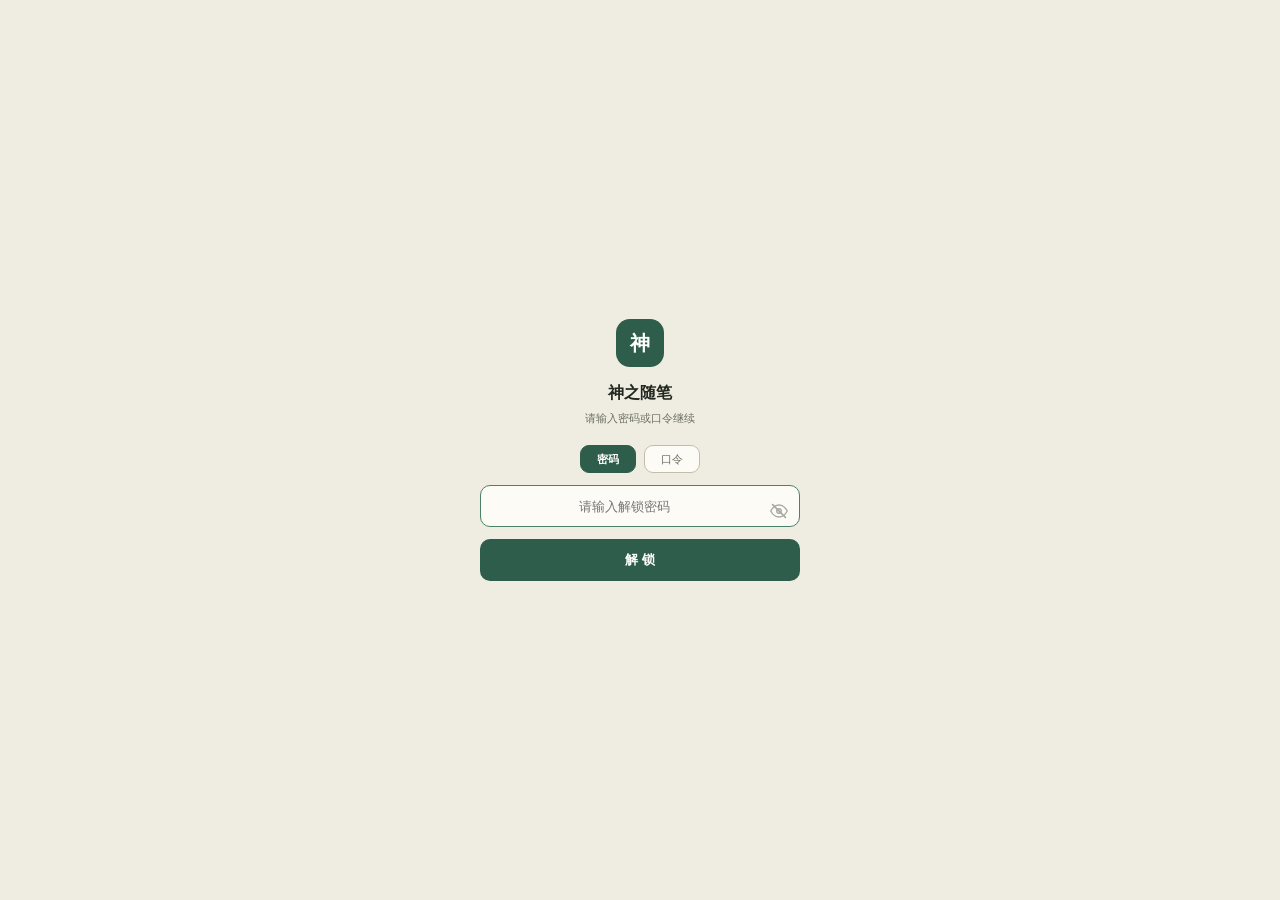
<file: index.html>
<!DOCTYPE html>
<html lang="zh-CN" data-page-node-id="SzUeTykGCmvLDFXZsw6wQP">
<head data-page-node-id="opEPdHheDUGU2tDB77d0F5">
  <meta charset="UTF-8" data-page-node-id="zfOwDusrV7dJmXBbaCiBfB">
  <meta name="viewport" content="width=device-width, initial-scale=1.0, maximum-scale=1.0, user-scalable=no, viewport-fit=cover" data-page-node-id="5oG4D6uRAvJcKoUthOLy89">
  <meta name="apple-mobile-web-app-capable" content="yes" data-page-node-id="BgXaZwdlRVPXiV8FEx7TMI">
  <meta name="apple-mobile-web-app-status-bar-style" content="default" data-page-node-id="fGuWcuZdsXXmDqQkO9zFlK">
  <meta name="apple-mobile-web-app-title" content="神之随笔" data-page-node-id="MaXbr0e3N73Kzf2sWAGjzf">
  <meta name="theme-color" content="#DDD9D3" data-page-node-id="Ms43jpdjPKWTZKh22I3aNz">
  <link rel="apple-touch-icon" sizes="180x180" href="apple-touch-icon.png" data-page-node-id="MyvVZCKw2K9BYU0bzUDAdg">
  <link rel="icon" type="image/png" sizes="192x192" href="icon-192.png" data-page-node-id="HJVrE1XXxLEnXiUaUVUQN3">
  <link rel="manifest" href="manifest.json" data-page-node-id="IuqTBPaNQCP0atWITHh7ft">
  <title>神之随笔</title>
  <link rel="stylesheet" href="style.css?v=20261002c" data-page-node-id="UW3ugGwP8cdwmSt5EErnFa">
</head>
<body data-page-node-id="EHHEeZcD8MGrOriRFEjn4L">

<!-- 解锁保护：默认盖在最上层，验过密码/口令才放行为止 -->
<div id="lock-screen" class="lock-screen">
  <div class="lock-inner">
    <div class="lock-logo">神</div>
    <div class="lock-title">神之随笔</div>
    <div class="lock-sub">请输入密码或口令继续</div>
    <div class="lock-tabs">
      <span class="lock-tab on" id="lock-tab-pwd" onclick="lockSwitchTab('pwd')">密码</span>
      <span class="lock-tab" id="lock-tab-phrase" onclick="lockSwitchTab('phrase')">口令</span>
    </div>
    <div class="lock-input-wrap">
      <input id="lock-input" class="lock-input" type="password" inputmode="text" autocomplete="off"
             placeholder="请输入解锁密码" onkeydown="if(event.key==='Enter')lockTryUnlock()">
      <button type="button" class="lock-eye" id="lock-eye" onclick="lockToggleEye()" aria-label="显示或隐藏">
        <svg viewBox="0 0 24 24" fill="none" stroke="currentColor" stroke-width="1.8" stroke-linecap="round" stroke-linejoin="round">
          <path d="M1 12s4-8 11-8 11 8 11 8-4 8-11 8-11-8-11-8z"></path>
          <circle cx="12" cy="12" r="3"></circle>
          <line class="eye-slash" x1="3.5" y1="3.5" x2="20.5" y2="20.5"></line>
        </svg>
      </button>
    </div>
    <div id="lock-err" class="lock-err">密码或口令不对，再试一次</div>
    <div id="lock-count" class="lock-count"></div>
    <button class="lock-btn" onclick="lockTryUnlock()">解 锁</button>
  </div>
</div>

<!-- 首次使用提示 -->
<div id="sync-notice" class="overlay" data-page-node-id="AU8fOBS8e8ZjzKQxVgeLVD">
  <div class="notice-card" data-page-node-id="D05nIKGASgdI1hLpiDB1lS">
    <div class="notice-icon" data-page-node-id="qepGfEn9BBggtNO8mKUURH">☁️</div>
    <h3 data-page-node-id="XVUpDpjijYofLC7FoTGNOn">神之随笔</h3>
    <p data-page-node-id="lDWFKFDLvgHA024Y5ptdbb">你的个人AI工作中枢</p>
    <div class="notice-info" data-page-node-id="IZrvUB0ofzQMa1Iz0trs3B">
      <div class="notice-item" data-page-node-id="mkcIZLeLUCdJgeRXutRHZp">
        <span class="notice-dot" data-page-node-id="YiR5R4MOp8HPbDvrlrFNak"></span>
        <span data-page-node-id="VKtg908cGPr6M8HaofPuZp">所有数据保存在浏览器本地（localStorage）</span>
      </div>
      <div class="notice-item" data-page-node-id="WyIV2N4BhLjmJH8HfIEPT0">
        <span class="notice-dot" data-page-node-id="NCUUGNzqS83zXQgasloE7G"></span>
        <span data-page-node-id="VNLWdhkUbwzHoZuEZVVOnb">跨设备同步：使用设置中的「导出数据」备份，在新设备「导入数据」恢复</span>
      </div>
      <div class="notice-item" data-page-node-id="IsGcQGqA0evau64a2y2bjT">
        <span class="notice-dot" data-page-node-id="DuAK656ybHdj22Emruys7G"></span>
        <span data-page-node-id="hwEA7X8ccgeZnZWzI1gUCD">建议定期导出数据备份，避免清除浏览器缓存导致数据丢失</span>
      </div>
      <div class="notice-item" data-page-node-id="uiyqs2siCdRYxfGT78WWKV">
        <span class="notice-dot" data-page-node-id="3DlvhFIUWs2l5T90nQ23VO"></span>
        <span data-page-node-id="9s9GSaLSNBACv3c1SxKOcL">数据从今天开始记录，按日/周/月/年统计趋势</span>
      </div>
      <div class="notice-item" data-page-node-id="3ejGc2I4Ub4xgbgNfpJpUQ">
        <span class="notice-dot" data-page-node-id="iIZOIugvoP5betA9qTSSvT"></span>
        <span data-page-node-id="sncKNxkG1PMTmChirYA8ma">邮箱收件箱已接入 ptss4184@agent.qq.com，收件箱可查看真实邮件</span>
      </div>
    </div>
    <button class="btn-primary" onclick="dismissNotice()" data-page-node-id="S9HyB1V0jouSAmAARJbs0s">开始使用</button>
  </div>
</div>

<!-- 主应用容器 -->
<div id="app" data-page-node-id="7BRw44mJz2MhRMymVEiRwA">

  <!-- 侧边栏 -->
  <nav id="sidebar" data-page-node-id="4LOgaa2LJPXnKtbAvVYdQB">
    <div class="sidebar-logo" data-page-node-id="fTa3EIOQQxznE2eVNJq7D6">神</div>
    <div class="sidebar-items" id="sidebar-items" data-page-node-id="JLAJBvCEEeBKJZSZwOxrEp">
      <div class="sidebar-item active" data-view="home" data-label="首页" onclick="switchView('home')" data-page-node-id="ngJbdIPmwMREvLP3iyxPgj">
        <svg class="sidebar-icon" viewBox="0 0 24 24" fill="none" stroke="currentColor" stroke-width="2" stroke-linecap="round" stroke-linejoin="round" data-page-node-id="cSaYGG6TbveH7iDLgRlrGv">
          <path d="M5 12l7-8 7 8" data-page-node-id="kiCBFQ8K09WKtDlTeDwgGJ"/>
          <rect x="8" y="10" width="8" height="9" rx="1.5" data-page-node-id="9doku0vFZrUQ0XDATRjVqd"/>
          <path d="M10 14v5h4v-5" data-page-node-id="GhefdpCovsNWcBFp6m82nB"/>
          <circle cx="12" cy="15.5" r="0.7" fill="currentColor" stroke="none" data-page-node-id="qEzs4S05WDC9hnUJxDpe3S"/>
        </svg>
      </div>
      <div class="sidebar-item" data-view="dashboard" data-label="数据看板" onclick="switchView('dashboard')" data-page-node-id="3SBGpEToUmhHdJC05EMdYs">
        <svg class="sidebar-icon" viewBox="0 0 24 24" fill="none" stroke="currentColor" stroke-width="2" stroke-linecap="round" stroke-linejoin="round" data-page-node-id="ZZLgiuWmWhj33vIF3kWzC1"><rect x="4" y="12" width="4" height="8" rx="1" data-page-node-id="psPBjiklNqYSu4yhw6Nvgq"/><rect x="10" y="7" width="4" height="13" rx="1" data-page-node-id="DSUDaN640RaEu8NQrJihmw"/><rect x="16" y="4" width="4" height="16" rx="1" data-page-node-id="6HQaONUIjHS87Jo2GBJUA1"/></svg>
      </div>
      <div class="sidebar-item" data-view="progress" data-label="进度完成" onclick="switchView('progress')" data-page-node-id="1EG2qXqFxoBPyjOpgaFJiE">
        <svg class="sidebar-icon" viewBox="0 0 24 24" fill="none" stroke="currentColor" stroke-width="2" stroke-linecap="round" stroke-linejoin="round" data-page-node-id="XGUQJAosYB7MtUiDGdYKTv"><circle cx="12" cy="12" r="8" data-page-node-id="KYTj2nfTwAoE3pbSoHuvx2"/><circle cx="12" cy="12" r="4" data-page-node-id="VvY9G3fnlGQFzyRFxNvete"/><circle cx="12" cy="12" r="1" fill="currentColor" stroke="none" data-page-node-id="hX61IEBFeArUFDYs5Qunhx"/></svg>
      </div>
      <div class="sidebar-item" data-view="checklist" data-label="日常检查" onclick="switchView('checklist')" data-page-node-id="yu0UJE07WvF0ajJNGU1fXg">
        <svg class="sidebar-icon" viewBox="0 0 24 24" fill="none" stroke="currentColor" stroke-width="2" stroke-linecap="round" stroke-linejoin="round" data-page-node-id="0X17IWNSbeEv3HDNjzEBr7"><path d="M4 6l2 2 3-3" data-page-node-id="SDNtyCnDfHyqqI5pQhBMjU"/><path d="M4 13l2 2 3-3" data-page-node-id="R3E9Ipus9CTqJ4buuZN2Sc"/><line x1="11" y1="7" x2="20" y2="7" data-page-node-id="l11CFAk5vFyHmUTVr6lEJU"/><line x1="11" y1="14" x2="20" y2="14" data-page-node-id="tlT5GYvy5xXMvhmyrlkrZL"/></svg>
      </div>
      <div class="sidebar-item" data-view="xueqing" data-label="学情分析" onclick="switchView('xueqing')" data-page-node-id="lz9OCwwgBrdHfI7Pb3xeP5">
        <svg class="sidebar-icon" viewBox="0 0 24 24" fill="none" stroke="currentColor" stroke-width="2" stroke-linecap="round" stroke-linejoin="round" data-page-node-id="OOYzcN21bG4Mfd65byEPm1"><path d="M4 4h7a2 2 0 012 2v14a2 2 0 00-2-2H4z" data-page-node-id="JVDTA7wCZDs81dGZeyuC42"/><path d="M20 4h-7a2 2 0 00-2 2v14a2 2 0 012-2h7z" data-page-node-id="rHZJNCW3WdgwDBCRYCpW3r"/></svg>
      </div>
      <div class="sidebar-item" data-view="timeline" data-label="时间轴" onclick="switchView('timeline')" data-page-node-id="CUC99M7Mh4G13Mfhbiue2L">
        <svg class="sidebar-icon" viewBox="0 0 24 24" fill="none" stroke="currentColor" stroke-width="2" stroke-linecap="round" stroke-linejoin="round" data-page-node-id="L3WCsa31h8vpfrGPvlpPIW">
          <rect x="3" y="4" width="18" height="3" rx="1" fill="currentColor" stroke="none" data-page-node-id="bVwoopBRQ48hfq5nYbuDiA"/>
          <rect x="3" y="10.5" width="12" height="3" rx="1" fill="currentColor" stroke="none" data-page-node-id="MMV7lmGDoeWc2GSAAafeWj"/>
          <rect x="3" y="17" width="15" height="3" rx="1" fill="currentColor" stroke="none" data-page-node-id="VKGBMHKh2NClx1sMTspeh7"/>
          <line x1="21" y1="5.5" x2="21" y2="18.5" stroke-width="1.5" data-page-node-id="mhxEJqO72drITE743IDisW"/>
        </svg>
      </div>
      <div class="sidebar-divider" data-page-node-id="wI69n8lb2bbo9AbD1mpxSD"></div>
      <div class="sidebar-item" data-view="team" data-label="团队" onclick="switchView('team')" data-page-node-id="95WfuF6bGoorVcGpiPKe88">
        <svg class="sidebar-icon" viewBox="0 0 24 24" fill="none" stroke="currentColor" stroke-width="2" stroke-linecap="round" stroke-linejoin="round" data-page-node-id="1aYwIIXvWyOTYmPsXV8C9T">
          <rect x="3.5" y="3" width="17" height="18" rx="2.5" data-page-node-id="aysVI823uWW74Gs2Znbp3T"/>
          <rect x="6.8" y="12.5" width="3" height="5.5" rx="1" fill="currentColor" stroke="none" data-page-node-id="aYx9vaHSV1nBvWkUs2Ok3P"/>
          <rect x="11.8" y="8.5" width="3" height="9.5" rx="1" fill="currentColor" stroke="none" data-page-node-id="TSHnYSJxXRkWV3Do7nhj00"/>
          <rect x="16.8" y="6" width="3" height="12" rx="1" fill="currentColor" stroke="none" data-page-node-id="2VIxFttuUnmSSrPnAiqZla"/>
        </svg>
      </div>
      <div class="sidebar-item" data-view="study" data-label="学习" onclick="switchView('study')" data-page-node-id="9BPKbZmwQw5CAgPW9yoBic">
        <svg class="sidebar-icon" viewBox="0 0 24 24" fill="none" stroke="currentColor" stroke-width="2" stroke-linecap="round" stroke-linejoin="round" data-page-node-id="KFMYq2XewKM2IXkgwqhwRi">
          <rect x="3" y="3" width="8" height="18" rx="1.5" data-page-node-id="D5Jc1lNRf65TsQ5HBEPjK2"/>
          <rect x="13" y="3" width="8" height="18" rx="1.5" data-page-node-id="MlUL4Rj08E64f5ApWVelfj"/>
          <line x1="6.5" y1="8" x2="6.5" y2="12" data-page-node-id="0s7Wr0vv3OZbk4Ua46HjwZ"/>
          <line x1="16.5" y1="8" x2="16.5" y2="12" data-page-node-id="7BwSkCzKbFtq7aCNkYu0iB"/>
          <line x1="6.5" y1="14" x2="6.5" y2="16" data-page-node-id="IM7jG1z8cciMfN01ow1ISf"/>
          <line x1="16.5" y1="14" x2="16.5" y2="16" data-page-node-id="ktU2nnJfcqGPxJz6RdYgCA"/>
        </svg>
      </div>
      <div class="sidebar-item" data-view="life" data-label="生活打卡" onclick="switchView('life')" data-page-node-id="eYMqH7odGYHZFWmIQGpovm">
        <svg class="sidebar-icon" viewBox="0 0 24 24" fill="none" stroke="currentColor" stroke-width="2" stroke-linecap="round" stroke-linejoin="round" data-page-node-id="rN7rsVqPyIbj6tL1wKUqR8">
          <path d="M12 21c0 0-9-5.5-9-10a4.5 4.5 0 018.5-2.5A4.5 4.5 0 0121 11c0 4.5-9 10-9 10z" data-page-node-id="2vdTYGm4XAdAEKBkvfjFJ5"/>
          <path d="M9 11l2 2 4-4" data-page-node-id="vGPBkASzad88DRGgFKw172"/>
        </svg>
      </div>
      <div class="sidebar-item" data-view="inbox" data-label="收件箱" onclick="switchView('inbox')" data-page-node-id="fbnBo9JLdSevVCx9rTkngv">
        <svg class="sidebar-icon" viewBox="0 0 24 24" fill="none" stroke="currentColor" stroke-width="2" stroke-linecap="round" stroke-linejoin="round" data-page-node-id="M3qFm45JSFZkSRl1b61gKv">
          <rect x="3" y="5" width="18" height="14" rx="2.5" data-page-node-id="SZ9XFRi2e5w9qCOgWe4nIe"/>
          <path d="M3.5 7l8.5 6 8.5-6" data-page-node-id="jldEtRwLFBK52gvsGmZF3K"/>
          <circle cx="18" cy="7.5" r="2" fill="currentColor" stroke="none" data-page-node-id="QNTjBCk43ifFu307K4UaMH"/>
        </svg>
      </div>
    </div>
    <div class="sidebar-custom-items" id="sidebar-custom-items" data-page-node-id="IpYYgthbxQVLcfmy9bdEtn"></div>
    <div class="sidebar-bottom" data-page-node-id="CsnBg6vWByOJ4OILC613N1">
      <div class="sidebar-item sidebar-add" data-label="添加模块" onclick="showAddSidebarModal()" data-page-node-id="1xgqhbc7Q341LCCaCT7r8z">
        <svg class="sidebar-icon" viewBox="0 0 24 24" fill="none" stroke="currentColor" stroke-width="2.5" stroke-linecap="round" stroke-linejoin="round" data-page-node-id="2yM2RskLom0syLZHe3gEtn">
          <circle cx="12" cy="12" r="10" data-page-node-id="CZDECgclZ5NrCY3YZkxHF1"/>
          <line x1="8" y1="12" x2="16" y2="12" data-page-node-id="vw7hKkTbFqvnAmJdEYqzqC"/>
          <line x1="12" y1="8" x2="12" y2="16" data-page-node-id="G0s9ZOafDGCnrjbZy2Bcfx"/>
        </svg>
      </div>
      <div class="sidebar-item" data-label="锁定" onclick="lockNow()" title="把自己锁回去">
        <svg class="sidebar-icon" viewBox="0 0 24 24" fill="none" stroke="currentColor" stroke-width="2" stroke-linecap="round" stroke-linejoin="round" data-page-node-id="kLock1">
          <rect x="4" y="10.5" width="16" height="10" rx="2"/><path d="M8 10.5V7a4 4 0 018 0v3.5"/>
        </svg>
      </div>
      <div class="sidebar-item" data-label="设置" onclick="showSettings()" data-page-node-id="aWODnZGdsTelK8iB8mFNAd">
        <svg class="sidebar-icon" viewBox="0 0 24 24" fill="none" stroke="currentColor" stroke-width="2" stroke-linecap="round" stroke-linejoin="round" data-page-node-id="uWiLFAL8xvH6BWjmknSFCR">
          <circle cx="12" cy="12" r="3.5" data-page-node-id="1DsCr41HhQH5J44jpoOT52"/>
          <path d="M12 1.5v2.5m0 16v2.5M1.5 12h2.5m16 0h2.5M4.6 4.6l1.8 1.8m11.2 11.2l1.8 1.8M4.6 19.4l1.8-1.8m11.2-11.2l1.8-1.8" data-page-node-id="8FEBxqI1XH4Z4Oeo06cGcr"/>
        </svg>
      </div>
    </div>
  </nav>

  <!-- 主内容区 -->
  <main id="main" data-page-node-id="VlLGcJ6NoRqy2ZvT25CF28">
    <!-- 顶部栏 -->
    <header id="top-bar" data-page-node-id="oDowLnHomcehqcn4owHAMT">
      <span class="top-title" data-page-node-id="KWFG8E8YWH46Hr1sYexg4T">神之随笔</span>
      <span class="top-date" id="top-date" data-page-node-id="yA2j8frCUse2KMwTpYre7v"></span>
    </header>

    <!-- 视图容器 -->
    <div id="views" data-page-node-id="hMehe3FIEoXzTW75i7dFYT">
      <!-- 首页视图 -->
      <div class="view active" id="view-home" data-page-node-id="ERLVkHHqNmzB0yRSxeCYLU">
        <div class="home-hero" data-page-node-id="p7DCUmFzyWUSVrK829P1Qr">
          <div class="hs-date" data-page-node-id="qfENulOH5sS47GatFbDVO0">
            <span class="hs-weekday" id="hs-weekday" data-page-node-id="h49P8HXsrrhWUp33ebDz5t">—</span>
            <span class="hs-date-text" id="hs-date-text" data-page-node-id="eM8dqWHYAF1JPjfD629DkG">—</span>
          </div>
          <div class="home-ring">
            <svg viewBox="0 0 40 40" width="40" height="40">
              <circle class="trk" cx="20" cy="20" r="16" fill="none" stroke-width="5"></circle>
              <circle class="arc" id="home-ring-arc" cx="20" cy="20" r="16" fill="none" stroke-width="5" stroke-linecap="round" stroke-dasharray="100.5" stroke-dashoffset="100.5"></circle>
            </svg>
            <b id="home-ring-txt">0/0</b>
          </div>
        </div>

        <div id="home-kpi" data-page-node-id="homeKpi00000000000001"></div>

        <div class="alert-bar" id="home-alert" hidden>
          <span class="ab-ico">!</span><span id="home-alert-txt"></span>
        </div>

        <div class="section-card" data-page-node-id="yXJ8MUuXpe1flLEIiJs0Eg">
          <div class="section-header" data-page-node-id="lzAQ00dYAv9M7DYml44JQC">
            <span class="section-title" data-page-node-id="SdLxm4c8qWOB41FbsOWkdk">今天要完成</span>
            <span class="section-meta" id="home-today-count"></span>
            <button class="btn-add" onclick="addHomeTodo()" data-page-node-id="Y2IXFqbC77vCJuXDiVZDcg">+</button>
          </div>
          <div class="todo-list" id="home-today-list" data-page-node-id="GX8A48FjBq0dxVrHts1zH0"></div>
        </div>

        <div class="home-tmorrow" onclick="toggleTomorrow()" data-page-node-id="homeTmrBar000000001">
          <span class="tm-arrow">›</span>
          <span class="tm-title">明天</span>
          <span class="section-meta" id="home-tomorrow-count">0 项</span>
          <span class="tm-sub" id="home-tomorrow-sub"></span>
          <span class="tm-fold">展开</span>
        </div>

        <div class="section-card" id="home-tomorrow-wrap" style="margin-top:10px;">
          <div class="section-header">
            <span class="section-title">明日预告</span>
            <span class="section-meta" id="home-tomorrow-meta">0 项</span>
          </div>
          <div class="todo-list" id="home-tomorrow-list"></div>
          <button class="btn-team-add" id="home-tomorrow-add" onclick="addHomeTodo('tomorrow')">＋ 提前安排明天</button>
        </div>
      </div>

      <!-- 收件箱视图 -->
      <div class="view" id="view-inbox" data-page-node-id="sj9IqYTLq4shCHJk2yvEIq">
        <div class="view-header inbox-header" data-page-node-id="HiovLTjZyATq28pczGsH1H">
          <span class="view-title-icon" data-page-node-id="yHSjX3Te9SPmIK4OEauqUg">
            <svg width="18" height="18" viewBox="0 0 24 24" fill="none" stroke="currentColor" stroke-width="2.5" stroke-linecap="round" stroke-linejoin="round" data-page-node-id="kEqWtTPVDqVtpn56DdmdPF"><rect x="3" y="5" width="18" height="14" rx="3" data-page-node-id="iZgAUpwMOas4w1sz5byaq0"/><path d="M3 8l9 5.5 9-5.5" data-page-node-id="ZKL3lmmZlunwr8cTVwZUTq"/><circle cx="17" cy="7" r="1.5" fill="currentColor" stroke="none" data-page-node-id="vKIq0bSHje0PyqbLvlGj1q"/></svg>
          </span>
          <span class="view-title" data-page-node-id="Al50aS3gqlSi9sXBFEW1pN">收件箱</span>
          <span class="badge" id="inbox-view-count" data-page-node-id="aFh3wX2B2hHEfi8KORAmlt">0</span>
        </div>
        <!-- Tab 切换 -->
        <div class="inbox-tabs" id="inbox-tabs" data-page-node-id="WcdhoMlFbTSFKLtFJ9TIGC">
          <div class="inbox-tab active" data-tab="notes" onclick="switchInboxTab('notes')" data-page-node-id="0H8ogSb5bnDWSolbnzy2nt">
            <svg width="14" height="14" viewBox="0 0 24 24" fill="none" stroke="currentColor" stroke-width="2.5" stroke-linecap="round" stroke-linejoin="round" data-page-node-id="GVzfVqbAsmYo3NmINMjQiY"><path d="M15 3l6 6-12 12H3v-6z" data-page-node-id="mPsHKGpDiCxlQ6z70orpqG"/></svg>
            笔记
          </div>
          <div class="inbox-tab" data-tab="mail" onclick="switchInboxTab('mail')" data-page-node-id="tRN0SFHia7294ozyHZa136">
            <svg width="14" height="14" viewBox="0 0 24 24" fill="none" stroke="currentColor" stroke-width="2.5" stroke-linecap="round" stroke-linejoin="round" data-page-node-id="ovPShjPGdl0FuRYY8Uy3yi"><rect x="3" y="5" width="18" height="14" rx="3" data-page-node-id="VnwspqAhCyiNZJLvRpdKGO"/><path d="M3 8l9 5.5 9-5.5" data-page-node-id="ncXlqMklGihb0BVCfFEZAq"/></svg>
            邮箱
            <span class="mail-unread-dot" id="mail-unread-dot" style="display:none;" data-page-node-id="hcXmLHeoeA052GbKRv3QFk"></span>
          </div>
        </div>
        <!-- 笔记面板 -->
        <div class="inbox-panel active" id="inbox-panel-notes" data-page-node-id="qsdaadart1N2jOK0nZBKSJ">
          <div class="section-card" data-page-node-id="wWwThkXYVgjjz2DZ8Zkdzv">
            <div id="inbox-full-list" data-page-node-id="vibk45689udRvLKzYBiJeD"></div>
          </div>
        </div>
        <!-- 邮件面板 -->
        <div class="inbox-panel" id="inbox-panel-mail" data-page-node-id="r6BnJDHmEKM8zlU85HYHvd">
          <div class="section-card" data-page-node-id="BQ2ZJ67ZNvyDguwCvYhAE4">
            <div class="mail-toolbar" data-page-node-id="PCdOhCkQZME8lZ12JYRTMk">
              <span class="mail-addr" id="mail-address-display" data-page-node-id="DD9XupNjrdfrH0WgiY7wAt">ptss4184@agent.qq.com</span>
              <button class="btn-mail-sync" id="btn-mail-sync" onclick="requestMailSync()" data-page-node-id="OJZQglA0ZYHBdmwkDC8WpW">
                <svg width="14" height="14" viewBox="0 0 24 24" fill="none" stroke="currentColor" stroke-width="2.5" stroke-linecap="round" stroke-linejoin="round" data-page-node-id="8Pq5K9OBShcbEiahrjeOAC"><path d="M21 2v6h-6" data-page-node-id="tkQJFCQjaJB26MCvsVZTK3"/><path d="M3 12a9 9 0 0115.4-6.4L21 8" data-page-node-id="RFMupWGcFr7n04xd5d3yP9"/><path d="M3 22v-6h6" data-page-node-id="TCwkVIG6g1eh0YdZsGCdx4"/><path d="M21 12a9 9 0 01-15.4 6.4L3 16" data-page-node-id="1wy57b4U3wxkBapro2cDAz"/></svg>
                刷新
              </button>
            </div>
            <div id="mail-list" data-page-node-id="2J1xqW6sTJRaQecFLffes4"></div>
          </div>
        </div>
      </div>

      <!-- 学习视图 -->
      <div class="view" id="view-study" data-page-node-id="8VRMMtQXwCsxcMfiAithTw">
        <div class="view-header study-header" data-page-node-id="YRcZ5nrnH7m2TnIJwWGitM">
          <span class="view-title-icon study-icon" data-page-node-id="YZmj0iHGBdrMPOCiecsUG2">
            <svg width="18" height="18" viewBox="0 0 24 24" fill="none" stroke="currentColor" stroke-width="2.5" stroke-linecap="round" stroke-linejoin="round" data-page-node-id="ZSxeZFHOA7BejHiDma0ArG"><rect x="3" y="3" width="8" height="18" rx="1.5" data-page-node-id="HKAkT13HyNy7cq36FevRBD"/><rect x="13" y="3" width="8" height="18" rx="1.5" data-page-node-id="E3oJKJzNP55h3ZNReo0Z2W"/><line x1="6.5" y1="8" x2="6.5" y2="12" data-page-node-id="1PEHID6TzcRt4uK1FkG1uV"/><line x1="16.5" y1="8" x2="16.5" y2="12" data-page-node-id="ATCJcpKDiWnpZm463eK5b5"/></svg>
          </span>
          <span class="view-title" data-page-node-id="vzvJgN8GmXfH7INvFHFo77">学习</span>
        </div>
        <div class="section-card" data-page-node-id="33F6dAuc8SkMSSHXi5RoVb">
          <div class="section-header" data-page-node-id="UStitNv6LbSWGy8X7sm3Ta">
            <span class="section-title" data-page-node-id="8LLY2HRghK5cNMiXgp5AX8">每日单词复习 <span class="badge badge-study" data-page-node-id="bEKHXW5bxTg7u3jhfD8P4A">15组</span></span>
          </div>
          <div id="word-review-list" data-page-node-id="84C1Y6wKfTb1C7TE11AI5o"></div>
        </div>
        <div class="section-card" data-page-node-id="vR9pwZXLHJtHBas8xyP219">
          <div class="section-header" data-page-node-id="ut0jwjuUEaQIPnGDF3tbK9">
            <span class="section-title" data-page-node-id="7lwvgIguICOlBfuKozk56m">每日好句</span>
            <button class="btn-icon" onclick="editDailySentence()" title="编辑" data-page-node-id="hCg6UXN631JFBmOGVWY25I">✎</button>
          </div>
          <div id="daily-sentence-content" data-page-node-id="uehq8Gzl6r8TDfUawQGhro"></div>
          <textarea class="review-input" id="sentence-review" placeholder="复盘：写下你的感悟..." onchange="saveSentenceReview()"></textarea>
        </div>
        <div class="section-card" data-page-node-id="Ldbvs9g8bCmntzrhhcJDNO">
          <div class="section-header" data-page-node-id="D5EnLYGJChoG7OzgMjbZ4X">
            <span class="section-title" data-page-node-id="DpDWBgLOLHn4YqgS50KVA5">🏯 孙子兵法 · 每日一句</span>
            <button class="btn-icon" onclick="editWarStrategy()" title="编辑" data-page-node-id="DW04u37RGiFMba334UMhdc">✎</button>
          </div>
          <div id="war-strategy-content" data-page-node-id="rXuQMbOjBOVKaGSIA0xzmI"></div>
          <textarea class="review-input" id="war-strategy-review" placeholder="复盘：写下你的理解..." onchange="saveWarStrategyReview()"></textarea>
        </div>
        <div class="section-card" data-page-node-id="CFjMlBdDlrL7UVlEP3FgHm">
          <div class="section-header" data-page-node-id="rJluKnwb5v6oFKEoCdxqNk">
            <span class="section-title" data-page-node-id="0TO3D1SXi8LNFRC3zHZpNk">🧰 生活技能 · 每日一学</span>
            <button class="btn-icon" onclick="editLifeSkill()" title="编辑" data-page-node-id="M00S8XR7WeU1DBRgA7wjnl">✎</button>
          </div>
          <div id="life-skill-content" data-page-node-id="hDrVlqcqsMeeTb4wz4PhjR"></div>
          <textarea class="review-input" id="life-skill-review" placeholder="复盘：写下你的实践感悟..." onchange="saveLifeSkillReview()"></textarea>
        </div>
        <div class="section-card" data-page-node-id="ByVLew6wL4EjEVEguR5sDG">
          <div class="section-header" data-page-node-id="Ngq9HpWkleWq7CYsZNzcKb">
            <span class="section-title" data-page-node-id="Q4286DHri68DgTEOwNq3ow">自定义学习任务</span>
            <button class="btn-add" onclick="addCustomStudyTask()" data-page-node-id="sUH7nuI3xgKfF5FCVFP0HG">+</button>
          </div>
          <div id="custom-study-tasks" data-page-node-id="wEXTPo2YGNJHIL609I7cUK"></div>
        </div>
      </div>

      <!-- 1. 数据看板 -->
      <div class="view" id="view-dashboard" data-page-node-id="0IejuxC6JnOHHiA9x3w0OW">
        <div class="view-header work-header" data-page-node-id="TUbxAwLjeVdsAog8riQl6k">
          <span class="view-title-icon work-icon" data-page-node-id="L1ocZFVc7v4aN9CgtboqXG">
            <svg width="18" height="18" viewBox="0 0 24 24" fill="none" stroke="currentColor" stroke-width="2.5" stroke-linecap="round" stroke-linejoin="round" data-page-node-id="f8CXpJhOy2TXqa0x74J7UW"><rect x="4" y="12" width="4" height="8" rx="1" data-page-node-id="2X5lPvlHZOEeMW9Nd8EcFy"/><rect x="10" y="7" width="4" height="13" rx="1" data-page-node-id="6jdef9sIE9WFxAbFi3Epp2"/><rect x="16" y="4" width="4" height="16" rx="1" data-page-node-id="zc1qwkKXjZO9Y3X5GtJAUz"/></svg>
          </span>
          <span class="view-title" data-page-node-id="yRi3o94FpUHqb2i5lGUuLD">数据看板</span>
        </div>
        <div class="section-card" id="sub-dashboard" data-page-node-id="VozHq9NiDQYfRClE8egRzi">
          <div class="dash-tabs" data-page-node-id="tyCBPiWvllwIsErprSb216">
            <button class="dash-tab active" data-tab="team" onclick="switchDashTab('team')" data-page-node-id="JbT69kAnSQdCVjtnHaiJc9">团队</button>
            <button class="dash-tab" data-tab="region" onclick="switchDashTab('region')" data-page-node-id="zEjFZWniUCIQ1HX0NkvEBL">地区</button>
            <button class="dash-tab" data-tab="person" onclick="switchDashTab('person')" data-page-node-id="3siUK6y0oJXNFXV0EgTLDm">个人</button>
          </div>
          <div id="dash-summary-cards" class="dash-summary-cards" data-page-node-id="unLNEbXeoSTR57qzcbZIBY"></div>
          <div class="section-card" style="margin:0 0 10px;padding:12px;">
            <div id="dash-chart-top" class="ch-top"></div>
            <div class="ch-canvas"><canvas id="dash-chart" height="180"></canvas></div>
            <div class="ch-legend"><i class="lg lg-over"></i>达标及以上<i class="lg lg-under"></i>未达标<i class="lg lg-goal"></i>目标线 100%</div>
          </div>
          <div id="dash-table" data-page-node-id="V9nHYlKtUnoGk1tTNzXBuE"></div>
          <div class="dash-sync-row" data-page-node-id="jGyTKePSwdDtqhPDzDk8eA">
            <span class="dash-source" id="dash-source-label" data-page-node-id="AFZgjOqIkN0s5k8S0QgENE">数据源：FY27-周数据</span>
            <span style="display:inline-flex;gap:6px;">
              <button class="btn-sync-mini" onclick="showEditTargets()" data-page-node-id="EdtTgtBtn0000000000001">✎ 编辑目标</button>
              <button class="btn-sync-mini" onclick="syncWeeklyData()" data-page-node-id="KJdn4VVtRvOt3xd5f05L0Q">↻ 同步周数据</button>
            </span>
          </div>
        </div>
      </div>

      <!-- 2. 进度完成 -->
      <div class="view" id="view-progress" data-page-node-id="tCwaQHYtH3GCk6BrpGnslt">
        <div class="view-header work-header" data-page-node-id="K6d3NhWyKzMA4gDWd7uhXl">
          <span class="view-title-icon work-icon" data-page-node-id="gDatFjLvd1gBT07WkcbPVR">
            <svg width="18" height="18" viewBox="0 0 24 24" fill="none" stroke="currentColor" stroke-width="2.5" stroke-linecap="round" stroke-linejoin="round" data-page-node-id="4jSjJgOeUgxx7VYftJAq0r"><circle cx="12" cy="12" r="8" data-page-node-id="DF78oevpRAIZUYpyylVcj0"/><circle cx="12" cy="12" r="4" data-page-node-id="JC2qDD6tqt1fGvAD2HFUHG"/><circle cx="12" cy="12" r="1" fill="currentColor" stroke="none" data-page-node-id="RFLs3luvrMnICbwRiVNFUS"/></svg>
          </span>
          <span class="view-title" data-page-node-id="mdzWminF4HSmHOYnvPgnCo">进度完成</span>
        </div>
        <div class="section-card" id="sub-progress" data-page-node-id="Xd3g5BnKcTYTKFcqt5WicZ">
          <div class="dash-tabs" data-page-node-id="4yYgogKEGuSUMfOIqpbAzS">
            <button class="dash-tab active" data-tab="ground" onclick="switchProgTab('ground')" data-page-node-id="nE7rQB7AmtdDIHcFBdmDFP">地推进度</button>
            <button class="dash-tab" data-tab="meetup" onclick="switchProgTab('meetup')" data-page-node-id="dY4t7jkoCYt5pRsATPoJI9">见面进度</button>
            <button class="dash-tab" data-tab="compare" onclick="switchProgTab('compare')" data-page-node-id="RHiH1bK68RWrKSNwRpQ55g">周/月对比</button>
          </div>
          <div id="progress-content" data-page-node-id="9VOYA875FGj819xy4tHi5v"></div>
        </div>
      </div>

      <!-- 3. 日常检查 -->
      <div class="view" id="view-checklist" data-page-node-id="DG4Gm2Lwc0Y3cRaqQy4vG1">
        <div class="view-header work-header" data-page-node-id="jgtZ4eIdSaB60G8zsfO4mj">
          <span class="view-title-icon work-icon" data-page-node-id="yCYHO5NAXrZPrgG5VSj7lA">
            <svg width="18" height="18" viewBox="0 0 24 24" fill="none" stroke="currentColor" stroke-width="2.5" stroke-linecap="round" stroke-linejoin="round" data-page-node-id="clHqe4bHpcEI2qf1d42mJS"><path d="M4 6l2 2 3-3" data-page-node-id="m6Zj5n0OVFf0F8cvJZ6aB3"/><path d="M4 13l2 2 3-3" data-page-node-id="eNM9kiicLYun3khBvp4CdG"/><line x1="11" y1="7" x2="20" y2="7" data-page-node-id="wuJUQ3lHMuhzaKKCkmA0f4"/><line x1="11" y1="14" x2="20" y2="14" data-page-node-id="E1SYDYhEHq8i57b5ImkaId"/></svg>
          </span>
          <span class="view-title" data-page-node-id="F1kIOi3y2rbXBFTHS9mDew">日常检查</span>
        </div>
        <div class="section-card" id="sub-checklist" data-page-node-id="tia9Pu4HZHVFBHhn8CdPIb">
          <div id="work-daily-checklist" data-page-node-id="9ROmT0SbDxPBsvcGdPt8CK"></div>
          <button class="btn-team-add" onclick="addWorkCheckItem()" data-page-node-id="2rQ4vosztr6sQ8vY5h2ubZ">＋ 新增检查项</button>
        </div>
      </div>

      <!-- 4. 学情分析 -->
      <div class="view" id="view-xueqing" data-page-node-id="XoWazZbh0JJxkuzbx64sIE">
        <div class="view-header work-header" data-page-node-id="RVWZ3LwXfLTEcjBTcM6Dt7">
          <span class="view-title-icon work-icon" data-page-node-id="MXnRQKS30lTmrod7yY3JbU">
            <svg width="18" height="18" viewBox="0 0 24 24" fill="none" stroke="currentColor" stroke-width="2.5" stroke-linecap="round" stroke-linejoin="round" data-page-node-id="vWncO7uq6sXcJRbXCCBjnz"><path d="M4 4h7a2 2 0 012 2v14a2 2 0 00-2-2H4z" data-page-node-id="qbo7s08eTVmoJB5crct1gQ"/><path d="M20 4h-7a2 2 0 00-2 2v14a2 2 0 012-2h7z" data-page-node-id="UGjieR1wkZpJODlgm2hi8S"/></svg>
          </span>
          <span class="view-title" data-page-node-id="tusrmy4Zx8jFHDa8KHN5p5">学情分析</span>
        </div>
        <div class="section-card" id="sub-xueqing" data-page-node-id="1MaByTCqtklbbNsaFBqeJv">
          <!-- 中考智能分析台（原 exe 拆出来的网页版，同源自嵌，CSS/JS 完全隔离） -->
          <iframe id="zk-frame" src="zk/index.html?v=zkw4" title="中考智能分析台"
                  scrolling="no" style="width:100%;height:620px;border:0;display:block"></iframe>
        </div>
      </div>
      <!-- 时间轴视图 -->
      <div class="view" id="view-timeline" data-page-node-id="KJQNm6JheZlvlqfkp8hQop">
        <div class="view-header timeline-header" data-page-node-id="eiDcsC6iNbJLUHqCuLZcNc">
          <span class="view-title-icon timeline-icon" data-page-node-id="qDArVX1BWNA30SkvWkEGGV">
            <svg width="18" height="18" viewBox="0 0 24 24" fill="none" stroke="currentColor" stroke-width="2.5" stroke-linecap="round" stroke-linejoin="round" data-page-node-id="7xgM3kGOaGAyaeVoxBh1iQ"><rect x="3" y="4" width="18" height="3" rx="1" data-page-node-id="AFWDQA0sBbw2UK5pA03Yre"/><rect x="3" y="10.5" width="12" height="3" rx="1" data-page-node-id="fewwtuLbmGZQ4vxu1E5WIc"/><rect x="3" y="17" width="15" height="3" rx="1" data-page-node-id="9xXOvVGqnA2ZH1FkZNkhNb"/><line x1="21" y1="5.5" x2="21" y2="18.5" stroke-width="1.5" data-page-node-id="TxtLkpb4hR61hIjPoqoB8q"/></svg>
          </span>
          <span class="view-title" data-page-node-id="zVfg2TEURTQBorQwjlfZ7x">项目时间轴</span>
          <span class="date-label" data-page-node-id="TuPSRsbML82Liy6qN4zPxD">看见正在进行的事</span>
        </div>

        <div class="section-card" data-page-node-id="p8G8LqVfPDeqAPpxuHBqQh">
          <div class="section-header" data-page-node-id="exd9GmfduoDEHVsokZmcvw">
            <span class="legend-pill" data-page-node-id="S2JFDLppGqPMNz9OAenXWy"><span class="legend-dot dot-today" data-page-node-id="41dLghHnHWOoPJJdRYgUgC"></span>今天</span>
            <span class="legend-pill" data-page-node-id="zmkxrC3tc1RCdBLcthEgcT"><span class="legend-dot dot-deadline" data-page-node-id="PvTaWW6xTYUkMbOu5trLt9"></span>截止日</span>
          </div>
          <div class="timeline-scroll" data-page-node-id="oFOhCQQwMIMlYK00hrG204">
            <div id="timeline-canvas" data-page-node-id="BpK2JAneWtsiZjwqys5Btl"></div>
          </div>
          <button class="btn-team-add" onclick="addTimelineProject()" data-page-node-id="nU4ZMwfdgeQFcha1VXHilp">＋ 新增项目</button>
        </div>
      </div>

      <!-- 团队视图（数据看板） -->
      <div class="view" id="view-team" data-page-node-id="lOaAblEl81srAs17FKBLsp">
        <div class="view-header team-header" data-page-node-id="rxTGKPe7iDjWJXyTX7hfpj">
          <span class="view-title-icon team-icon" data-page-node-id="JqCxjtYDx7lxEEN23GBtoS">
            <svg width="18" height="18" viewBox="0 0 24 24" fill="none" stroke="currentColor" stroke-width="2.5" stroke-linecap="round" stroke-linejoin="round" data-page-node-id="UY7gNF6XBqSnI30HtTXxlZ"><circle cx="9" cy="8" r="3.2" data-page-node-id="gRlGFJu6bDjUo8JG79RaSg"/><path d="M3.5 19c0-3 2.5-5 5.5-5s5.5 2 5.5 5" data-page-node-id="O68fZ3AagmWFIH9R9CT9xa"/><circle cx="16.8" cy="9" r="2.4" data-page-node-id="B08GjocLWjU6jf5qF0dnAI"/><path d="M15.4 14.6c2.7.3 4.8 2 4.8 4.4" data-page-node-id="jttV6FliYH4qfvsfV52Ms7"/></svg>
          </span>
          <span class="view-title" data-page-node-id="yChC5S7CYABG6At2PvAQ9n">团队</span>
          <span class="date-label" id="team-sync-label" data-page-node-id="zewk0nHWn7cHoN25u1hzh6"></span>
        </div>

        <!-- 九月战役总览 -->
        <div class="section-card" data-page-node-id="9rWfedJDOkHTdi0MAG2yDO">
          <div class="section-header" data-page-node-id="CFbBPRViBFtvGKweCEdAO9">
            <span class="section-title" data-page-node-id="O9SlF68M3UFo274rpI3ZjE">九月战役总览</span>
            <span class="campaign-month-label" data-page-node-id="omBme1HxyN4gxlPk7qcO3z">2026年9月</span>
          </div>
          <div id="team-campaigns" data-page-node-id="Ra5M66XCxEgV6ZUjHmiPcM"></div>
          <button class="btn-team-add" onclick="editCampaign()" data-page-node-id="8pGO8RcRFvNStDNSj2tEjw">✏️ 更新战役进度</button>
        </div>

        <!-- 团队概览 -->
        <div class="section-card" data-page-node-id="2H1uzcszelT7x0g2MbQX0I">
          <div class="section-header" data-page-node-id="9HBgbnCmgYOvOmnQXsDED5">
            <span class="section-title" data-page-node-id="wM2zWOnuv2hTQDo26GowKv">成员概览</span>
            <button class="btn-mail-sync" onclick="refreshTeamData()" style="background:var(--team-bg);border-color:var(--team-light);color:var(--team);" data-page-node-id="nESSFLEJHhx3cBEWpVTTpI">
              <svg width="14" height="14" viewBox="0 0 24 24" fill="none" stroke="currentColor" stroke-width="2.5" stroke-linecap="round" stroke-linejoin="round" data-page-node-id="KUUIFlKmNoaA8m4ff4EXog"><path d="M21 2v6h-6" data-page-node-id="vuZp8jSYp7GYrCPwK92qsI"/><path d="M3 12a9 9 0 0115.4-6.4L21 8" data-page-node-id="7OnABGjaQCC7ETP8qTwLFg"/><path d="M3 22v-6h6" data-page-node-id="f8383oKYEMgv8HSmb8hQUv"/><path d="M21 12a9 9 0 01-15.4 6.4L3 16" data-page-node-id="HQflcM4Sn54TdMT5QMbgA6"/></svg>
              同步
            </button>
          </div>
          <div class="team-stats" id="team-stats" data-page-node-id="ZRe4hWLbGy43IOuAE3Ei2T"></div>
          <div class="team-table-wrap" data-page-node-id="G91GCoNxMB7V4SadRY2dN6">
            <table class="team-table" data-page-node-id="1TOR99gyEkgQPhAsBuQxjv">
              <thead id="team-member-thead" data-page-node-id="DfnMQILqT1zRWeQjT99jJU"></thead>
              <tbody id="team-member-tbody" data-page-node-id="B2EEKrqEGxft6i2FsUR7co"></tbody>
            </table>
          </div>
          <button class="btn-team-add" onclick="addTeamMember()" data-page-node-id="EFE8mfZIlwqsJlTkAx3z2P">＋ 添加成员</button>
        </div>

        <!-- 完成榜单 -->
        <div class="section-card" data-page-node-id="odmZiDpcPZoJoZKrL5II7H">
          <div class="section-header" data-page-node-id="wxuD0Wi3iNZRXhq7qeiCyl">
            <span class="section-title" data-page-node-id="fAoA7HH7JuENBPdr94dJ8m">完成榜单</span>
            <select id="team-date-select" class="team-date-select" onchange="renderTeamRank()" data-page-node-id="rfn7TewjDi4Jgxec27GqYn"></select>
          </div>
          <div class="team-table-wrap" data-page-node-id="qmOoyE9Fz9uEC7HmwpCjxt">
            <table class="team-table" data-page-node-id="Z1ZeFnv8QKwVrmE9DHdv9M">
              <thead data-page-node-id="ucgpDd2pPvHTSDPXFVCFef"><tr data-page-node-id="t4G282yFgSAomTyxJUJ7Ht"><th data-page-node-id="7EfBWQAqr5fy5dVjkjbt1b">日期</th><th data-page-node-id="BTKVT1IaFZwmMyDcsG9NaZ">排名</th><th data-page-node-id="YMKlEiyQjZ2ae9EZ5ejtnk">人名</th><th data-page-node-id="Bry62wnJ2ECskvbXM9hd7d">进群</th><th data-page-node-id="8B5sskzQk0D0VB6JDebZJN">加好友</th><th data-page-node-id="m0PcpgxUrrWJfYFOfYl6ht">完成率</th></tr></thead>
              <tbody id="team-rank-tbody" data-page-node-id="HL1XobUHp4B1nUDUZT4OD2"></tbody>
            </table>
          </div>
          <div class="team-doc-link" id="team-doc-link" data-page-node-id="AEWr473fcayIiuq8QTeg5o"></div>
          <button class="btn-team-add" onclick="addTeamRecord()" data-page-node-id="FarDkcHJcrZ7VI4h1QoEKA">＋ 录入当日数据</button>
        </div>

        <!-- 管理节奏检查表 -->
        <div class="section-card" data-page-node-id="vcWHMmQEbuFOtIvINpHP96">
          <div class="section-header" data-page-node-id="gz4XiFexXQJqbwmGAZBmoF">
            <span class="section-title" data-page-node-id="XkJCHaWpMXNj10GYIu1nOc">管理节奏</span>
            <span class="campaign-month-label" data-page-node-id="YzDRSeCiw2clTgfJUkG9ZU">日检 · 周检 · 月检</span>
          </div>
          <div id="team-mgmt-checklist" data-page-node-id="FbYVYEgcAsAfjky9tvBENR"></div>
        </div>
      </div>

      <!-- 生活视图 -->
      <div class="view" id="view-life" data-page-node-id="aDK4t8sihnlSgUkRadxFeD">
        <div class="view-header life-header" data-page-node-id="aIwsYknsJbD312zizxyn8c">
          <span class="view-title-icon life-icon" data-page-node-id="wgJgMYFXOed6GYYsdjz6Ag">
            <svg width="18" height="18" viewBox="0 0 24 24" fill="none" stroke="currentColor" stroke-width="2.5" stroke-linecap="round" stroke-linejoin="round" data-page-node-id="O0INn8ETifaSLmj67Tnkei"><path d="M12 21c0 0-9-5.5-9-10a4.5 4.5 0 018.5-2.5A4.5 4.5 0 0121 11c0 4.5-9 10-9 10z" data-page-node-id="GD0vEXgnoZGiyrs9L1Wbj8"/></svg>
          </span>
          <span class="view-title" data-page-node-id="vZFjDCEKJ1zuCMNcPs02PV">生活</span>
          <span class="date-label" id="life-date-label" data-page-node-id="wvGKLtJmAbZc52J3a1fiai"></span>
        </div>
        <div class="section-card" data-page-node-id="9G3KzrHxjdrmppUWHLJkfs">
          <div class="section-header" data-page-node-id="IMp4hyfbMtDz2CQlD4ZTlT"><span class="section-title" data-page-node-id="lp16QYWqauUic4rizP8n0Y">今日健康数据</span></div>
          <div class="input-grid" data-page-node-id="XB1OKwCgOwGZBcFoZvgGrA">
            <div class="input-group" data-page-node-id="q2WzIxUgH8vJdQIDeU18pB"><label data-page-node-id="HFsor1MaFAw6T6FAQ4l8pE">体重(kg)</label><input type="number" id="life-weight" step="0.1" placeholder="0.0" data-page-node-id="Whlhi1qv0WQ8IRm0zVO3ca"></div>
            <div class="input-group" data-page-node-id="Jaz1cLBp6wydBfFblR7IXS"><label data-page-node-id="8v97Cjq5HdagyNbW1iQYc3">步数</label><input type="number" id="life-steps" placeholder="0" data-page-node-id="TCcDCs241fmTdf9vMep3hH"></div>
            <div class="input-group" data-page-node-id="EDgklQsM0X1MZaPeELJfzY"><label data-page-node-id="17AhZImRyxcDPtF8uuCtW4">卡路里(kcal)</label><input type="number" id="life-calories" placeholder="0" data-page-node-id="Hho9FUoDmjcBRackvDrQIU"></div>
            <div class="input-group full-width" data-page-node-id="uBZBf76OEuWBfvKxvWTQsJ"><label data-page-node-id="UuUsg4hVx5GAW7NsJVuwEM">锻炼项目</label><input type="text" id="life-exercise" placeholder="如：跑步30分钟、瑜伽15分钟" data-page-node-id="KHdbrbW8eb4WbrRpyiJWf2"></div>
          </div>
          <button class="btn-save" onclick="saveLifeRecord()" data-page-node-id="okk376t7mdRySc0lcWGMyR">保存今日数据</button>
        </div>
        <div class="section-card recommendation-card" data-page-node-id="uS5KbzGxYlt4t6ZweIMJ2d">
          <div class="section-header" data-page-node-id="w9VcAqXbWF4FVDGx5MGeV3"><span class="section-title" data-page-node-id="znfwaQplxO296xVvR9pvac">🍽 餐食推荐</span></div>
          <div id="meal-rec" class="rec-content" data-page-node-id="kKfXaiBm2S6nCWWyta2RcM"></div>
        </div>
        <div class="section-card recommendation-card" data-page-node-id="BwcmsjrTnVyL8hrI6fTkyS">
          <div class="section-header" data-page-node-id="BzjDe2BzklFQvtsXFpYevl"><span class="section-title" data-page-node-id="LsJjA5tVLGwDODQ7HMMwum">🏃 运动建议</span></div>
          <div id="exercise-rec" class="rec-content" data-page-node-id="BFab5oshEOEGiG9dAtLGPk"></div>
        </div>
        <div class="section-card" data-page-node-id="OAtDzutguKadYHO4YPGVQO">
          <div class="section-header" data-page-node-id="IEUyLplQ2YnEF2WjzahV1H">
            <span class="section-title" data-page-node-id="h6jxKFvQoDjyeSYZYjxdfv">数据趋势</span>
            <div class="chart-tabs" data-page-node-id="mKe6zsAklQxe1EPxsJ3qE9">
              <button class="chart-tab active" data-period="week" onclick="switchLifeChart('week')" data-page-node-id="plDC4u4z5gYru6FUPPTaNz">周</button>
              <button class="chart-tab" data-period="month" onclick="switchLifeChart('month')" data-page-node-id="LAQMYzUSKtKtKZco45wAUK">月</button>
              <button class="chart-tab" data-period="year" onclick="switchLifeChart('year')" data-page-node-id="9cjO8n9kTjJQaf0MAs2Hvi">年</button>
            </div>
          </div>
          <div class="chart-metric-tabs" data-page-node-id="EgNCdMd9iFv7rkA7QRSrMK">
            <button class="metric-tab active" data-metric="steps" onclick="switchLifeMetric('steps')" data-page-node-id="Y8T3GpJ2Y6SThlsHuA7vLs">步数</button>
            <button class="metric-tab" data-metric="calories" onclick="switchLifeMetric('calories')" data-page-node-id="HmFApGslg5UeVr1FOwGPIc">卡路里</button>
          </div>
          <canvas id="life-chart" data-page-node-id="fKThFzrteTGNRGO0Y6WEiI"></canvas>
          <div class="chart-empty" id="life-chart-empty" data-page-node-id="Eqp9LSVtqzTQFEUZCWTQSe">暂无数据，请先记录每日步数和卡路里消耗</div>
        </div>
      </div>

      <!-- 情绪视图 -->
      <div class="view" id="view-emotion" data-page-node-id="B38T64Nh4p4NH3Qj4M4n9e">
        <div class="view-header emotion-header" data-page-node-id="bbL8YP0szDHCLcIzcARIsD">
          <span class="view-title-icon emotion-icon" data-page-node-id="HdJbtuTDqTULrMCLMd093L">
            <svg width="18" height="18" viewBox="0 0 24 24" fill="none" stroke="currentColor" stroke-width="2.5" stroke-linecap="round" stroke-linejoin="round" data-page-node-id="oVKAcbYWf5swcSF7xA47dI"><circle cx="12" cy="12" r="10" data-page-node-id="1Tj9nVAmyK3IgsyH6wHK3K"/><circle cx="8.5" cy="10" r="1.3" fill="currentColor" stroke="none" data-page-node-id="OJhm5iKLKWEDZZLKhk7coF"/><circle cx="15.5" cy="10" r="1.3" fill="currentColor" stroke="none" data-page-node-id="J6RALpXJ7Ze6PclWSy7lPJ"/><path d="M8 14.5s1.5 2.5 4 2.5 4-2.5 4-2.5" data-page-node-id="FWQGFrq3DzymPQnYF7fS3Y"/></svg>
          </span>
          <span class="view-title" data-page-node-id="I8Ftd1OZOtXEBCSKAWaNTO">情绪</span>
          <span class="date-label" id="emotion-date-label" data-page-node-id="8nfDYMWllALcmTDTHT4vuQ"></span>
        </div>
        <div class="section-card" data-page-node-id="wVkXtPE3OPAgDBzgsnCo0H">
          <div class="section-header" data-page-node-id="GZrxpvvADJzzXohH01m5lk"><span class="section-title" data-page-node-id="al1RVFpsaB61v5r60xd9t7">今日情绪记录</span></div>
          <div class="emotion-slider-container" data-page-node-id="RKzCYOBgqhua8aOnH8lXnj">
            <div class="emotion-labels" data-page-node-id="2NyvugSt5XiPfbTuQRm91M">
              <span data-page-node-id="4qwxGNh9DHqR8VCbCWOnBD">😞 低落</span><span data-page-node-id="rv805G16TPOD6AruUNYZir">😐 平静</span><span data-page-node-id="m8aLOdZD30extzrUGjsqPv">😊 愉悦</span>
            </div>
            <input type="range" min="1" max="10" value="6" id="emotion-score" class="emotion-slider" oninput="updateEmotionScore()" data-page-node-id="ytcotEGi7tLQNvCslnZS2x">
            <div class="emotion-score-display" data-page-node-id="6nRunclJXAY3hCxW0XpJZh"><span id="emotion-score-value" data-page-node-id="qEtiuiRu8syiBXjen18cUa">6</span>/10 <span id="emotion-score-emoji" data-page-node-id="Rvmasz25MGcUISoZg5ojiC">😐</span></div>
          </div>
          <textarea class="emotion-note" id="emotion-note" placeholder="记录今日心情..." rows="2"></textarea>
          <button class="btn-save" onclick="saveEmotionRecord()" data-page-node-id="rmbSHEGlsqGCBtJw2DZvSR">保存情绪记录</button>
        </div>
        <div class="section-card" data-page-node-id="GQFOACghHmarX5jgnG1Rm7">
          <div class="section-header" data-page-node-id="c8ylQJ8lqkFbURo6SToo2C">
            <span class="section-title" data-page-node-id="tubZGKg0bATKDSwEaUWup5">情绪趋势</span>
            <div class="chart-tabs" data-page-node-id="EEP5GmXUM3vgxFNGfOPSI2">
              <button class="chart-tab active" data-period="week" onclick="switchEmotionChart('week')" data-page-node-id="sYyczsr88japZzYiLad8Dz">周</button>
              <button class="chart-tab" data-period="month" onclick="switchEmotionChart('month')" data-page-node-id="EH1jkleMl4sEM82ncbLvMd">月</button>
              <button class="chart-tab" data-period="year" onclick="switchEmotionChart('year')" data-page-node-id="TaPzrkGypvlLKhwCeaDQrX">年</button>
            </div>
          </div>
          <canvas id="emotion-chart" data-page-node-id="rEFkeuMbvjFvGvB0lJ9ZLX"></canvas>
          <div class="chart-empty" id="emotion-chart-empty" data-page-node-id="wknmpdRczBSEVHmHIPcAZx">暂无数据，请先记录每日情绪</div>
        </div>
        <div class="section-card" data-page-node-id="IBZkDRlDuF3WS99rDj2cAj">
          <div class="section-header" data-page-node-id="SJfIpSb7xIsuN2XWdrrmB6"><span class="section-title" data-page-node-id="u9b0QN66ndZKEYLp8TNErU">🧘 情绪调节小妙招</span></div>
          <div id="emotion-tips" data-page-node-id="nfOl15j5kAysAxJszuuLHo"></div>
        </div>
      </div>

      <!-- 热点视图 -->
      <div class="view" id="view-hotspot" data-page-node-id="3uqi8NpF1HLcWQMEysFzXm">
        <div class="view-header hotspot-header" data-page-node-id="q3ZyzRu6LCB0F1iJmG8oaR">
          <span class="view-title-icon hotspot-icon" data-page-node-id="H5PvEr3sqCsdrCtNXXqShl">
            <svg width="18" height="18" viewBox="0 0 24 24" fill="none" stroke="currentColor" stroke-width="2.5" stroke-linecap="round" stroke-linejoin="round" data-page-node-id="kfIxUG2CebJUp28gWcBhti"><path d="M12 3c-2 4-4 7-4 10a4 4 0 008 0c0-3-2-6-4-10z" data-page-node-id="bWhenfyesA4KYDjuy5koRW"/><path d="M12 18.5a2.5 2.5 0 100-5 2.5 2.5 0 000 5z" fill="currentColor" stroke="none" data-page-node-id="zdD4n3QqaUATvwWFmPrdS9"/></svg>
          </span>
          <span class="view-title" data-page-node-id="H6W8z5mLKMCs4azdID24Fa">热点</span>
        </div>
        <!-- 每日自动热点 -->
        <div class="section-card" data-page-node-id="F8mi75hzHDiUAwMl7jmXT1">
          <div class="section-header" data-page-node-id="JSHJKvzY2e1FzjsXTniWrs">
            <span class="section-title" data-page-node-id="1g8r4gziSTrhcq2dj2HWlU">今日热点 · 经济政策</span>
            <button class="btn-mail-sync" onclick="requestNewsSync()" style="background:var(--hotspot-bg);border-color:var(--hotspot-light);color:var(--hotspot);" data-page-node-id="BWjREN01Ff0atawc5Xzt82">
              <svg width="14" height="14" viewBox="0 0 24 24" fill="none" stroke="currentColor" stroke-width="2.5" stroke-linecap="round" stroke-linejoin="round" data-page-node-id="Vq9jZwfdyV2no9UECd0krS"><path d="M21 2v6h-6" data-page-node-id="A0eethfuaaDrrNIGpl8ZDu"/><path d="M3 12a9 9 0 0115.4-6.4L21 8" data-page-node-id="PUezELHDDFVXVsHsw9ZqW9"/><path d="M3 22v-6h6" data-page-node-id="SbYD8SjsPg1snVMLa7mNwr"/><path d="M21 12a9 9 0 01-15.4 6.4L3 16" data-page-node-id="fsfqlm0kpTE0XmLuJZcYq6"/></svg>
              刷新热点
            </button>
          </div>
          <div class="news-sync-info" id="news-sync-info" data-page-node-id="JHLAXrrteFuxSgbsUki2iG"></div>
          <div id="auto-news-list" data-page-node-id="GLUZYcc1lC62jZOuMvEnGy"></div>
        </div>
        <!-- 手动记录 -->
        <div class="section-card" data-page-node-id="XTTXOAYI98bPZSvzbDDeA0">
          <div class="section-header" data-page-node-id="GJw2C8jwuGkqIEGDs1dAGb">
            <span class="section-title" data-page-node-id="oQu3cxVuIwL2NKiFuErEo1">我的记录</span>
            <button class="btn-add" onclick="addHotspot()" data-page-node-id="9U77oFUUFjYeAwoPXl4dQY">+</button>
          </div>
          <div id="hotspot-list" data-page-node-id="NdlBoKtzNDWXGSeHiq0uLM"></div>
        </div>
      </div>

      <!-- 自定义侧边栏视图占位 -->
      <div class="view" id="view-custom" data-page-node-id="AXn23ImSHazgyS5u48wxxg">
        <div class="view-header custom-header" data-page-node-id="eP8h4Nh7dbPpXHJdy3eOOT">
          <span class="view-title-icon" data-page-node-id="GKnu2VtmzoI5s1ljCdPLBB">
            <svg width="18" height="18" viewBox="0 0 24 24" fill="none" stroke="currentColor" stroke-width="2.5" stroke-linecap="round" stroke-linejoin="round" data-page-node-id="AMCA2kEkyqpUyM8L0E4IPI"><rect x="3" y="3" width="18" height="18" rx="3" data-page-node-id="yAPVytlvP34wOO8dCVjee0"/><line x1="9" y1="12" x2="15" y2="12" data-page-node-id="H3R5dzBeGYewx53CKkXuf5"/><line x1="12" y1="9" x2="12" y2="15" data-page-node-id="2tvmUFyop0WojdB0EgPkfv"/></svg>
          </span>
          <span class="view-title" id="custom-view-title" data-page-node-id="BohtLYDVHTTeiNvFe3Ij0B">自定义</span>
        </div>
        <div class="section-card" data-page-node-id="C88nrPt2y7U4BSHchUXVcQ">
          <div class="section-header" data-page-node-id="jFvcjLaX3bj0OI38BVPTWD">
            <span class="section-title" id="custom-section-title" data-page-node-id="BMecejBbIalWji4oXi4zG0">自定义项目</span>
            <button class="btn-add" onclick="addCustomSectionItem()" data-page-node-id="tBhREYIC1TTXhkhJCHTMBv">+</button>
          </div>
          <div id="custom-section-list" data-page-node-id="xheWSAoJ87WjRIBKsSpqSM"></div>
        </div>
      </div>
    </div>

    <!-- 底部导航栏 -->
    <nav id="bottom-nav" data-page-node-id="DOiXL0VpM4GnNHd3uWWK95">
      <div class="nav-item active" data-view="home" onclick="switchView('home')" data-page-node-id="pBqLp2AHPRM2bAVMBv2wy3">
        <svg class="nav-icon" viewBox="0 0 24 24" fill="none" stroke="currentColor" stroke-width="2" stroke-linecap="round" stroke-linejoin="round" data-page-node-id="O3I9g1uYkMO7PuH70xz8Qr">
          <path d="M5 12l7-8 7 8" data-page-node-id="CrGKxXh8zBIQhLHxfHGENj"/>
          <rect x="8" y="10" width="8" height="9" rx="1.5" data-page-node-id="m2H0TglaPJtKfi8ErZ0fw0"/>
          <path d="M10 14v5h4v-5" data-page-node-id="506l7DZUHn1nZfj313jHDZ"/>
          <circle cx="12" cy="15.5" r="0.7" fill="currentColor" stroke="none" data-page-node-id="XHFp6roseTZC2QjX3cIn4B"/>
        </svg>
        <span data-page-node-id="R46k0YhugkvQXwgu6sBsra">首页</span>
      </div>
      <div class="nav-item" data-view="study" onclick="switchView('study')" data-page-node-id="yx3bo3jkyvJsiQzS2wwmhf">
        <svg class="nav-icon" viewBox="0 0 24 24" fill="none" stroke="currentColor" stroke-width="2" stroke-linecap="round" stroke-linejoin="round" data-page-node-id="EbmwjHhnI3gm0aTWVOtLly">
          <rect x="3" y="3" width="8" height="18" rx="1.5" data-page-node-id="vImuXY4fAnLMXxkZlhAP0V"/>
          <rect x="13" y="3" width="8" height="18" rx="1.5" data-page-node-id="4YF61NlDW6CAtvjI6b2Y0u"/>
          <line x1="6.5" y1="8" x2="6.5" y2="12" data-page-node-id="ZEk6ci6RjW5WkzdYry1AMy"/>
          <line x1="16.5" y1="8" x2="16.5" y2="12" data-page-node-id="pkE4wU6DZPCoHELSUsf0Zo"/>
          <line x1="6.5" y1="14" x2="6.5" y2="16" data-page-node-id="C5nfYGPwzG5bNiemAmS4z3"/>
          <line x1="16.5" y1="14" x2="16.5" y2="16" data-page-node-id="deDPbxGrvAco8KprmqV7pN"/>
        </svg>
        <span data-page-node-id="YMJFVODbRJSR9djAt9jicd">学习</span>
      </div>
      <div class="nav-item" data-view="life" onclick="switchView('life')" data-page-node-id="xgi93MVjh6mfts4OcQ7c0P">
        <svg class="nav-icon" viewBox="0 0 24 24" fill="none" stroke="currentColor" stroke-width="2" stroke-linecap="round" stroke-linejoin="round" data-page-node-id="A3MB05IzvrQNb42u2TIySw">
          <path d="M12 21c0 0-9-5.5-9-10a4.5 4.5 0 018.5-2.5A4.5 4.5 0 0121 11c0 4.5-9 10-9 10z" data-page-node-id="twUIauUhEp9Jp6JJpExFRH"/>
          <path d="M9 11l2 2 4-4" data-page-node-id="wH2DCHcZFOTFD2X2A24Bg2"/>
        </svg>
        <span data-page-node-id="WqncKFIvq8Da2frywqmEMg">生活打卡</span>
      </div>
      <div class="nav-item nav-lock" onclick="lockNow()" title="把自己锁回去">
        <svg viewBox="0 0 24 24" fill="none" stroke="currentColor" stroke-width="2" stroke-linecap="round" stroke-linejoin="round" data-page-node-id="kLock2">
          <rect x="4" y="10.5" width="16" height="10" rx="2"/><path d="M8 10.5V7a4 4 0 018 0v3.5"/>
        </svg>
        <span>锁定</span>
      </div>
    </nav>

    <!-- 悬浮快速记录按钮 -->
    <button id="floating-btn" onclick="showQuickRecordModal()" data-page-node-id="hHlXPbXOgr7OT6PGjDMH2G">
      <svg width="22" height="22" viewBox="0 0 24 24" fill="none" stroke="currentColor" stroke-width="2.5" stroke-linecap="round" stroke-linejoin="round" data-page-node-id="VHDjd30mWlNbqmnStDEkrQ">
        <path d="M15 3l6 6-12 12H3v-6z" data-page-node-id="XBpUznDSSRnrCccpyr6uVV"/>
      </svg>
    </button>
  </main>

</div>

<!-- 快速记录模态框 -->
<div id="quick-record-overlay" class="modal-overlay" onclick="hideQuickRecordModal()" data-page-node-id="Y2fKSwtMb6AoSAd6fwLlrX">
  <div class="modal-card" onclick="event.stopPropagation()" data-page-node-id="ZxJ0S2ULjkPjcXSCJaYGLN">
    <div class="modal-header" data-page-node-id="nAvIG5pjCKsARA7FnQf2g1">
      <span class="modal-title" data-page-node-id="j249MGk9dg1UWdOxlQKOro">快速记录</span>
      <button class="modal-close" onclick="hideQuickRecordModal()" data-page-node-id="lMrM5T34wyL9Sy84aixySI">✕</button>
    </div>
    <textarea id="quick-record-input" class="modal-textarea" placeholder="记录此刻的想法..." rows="3"></textarea>
    <div class="quick-actions" data-page-node-id="1a0qP7RDR6Lq0VTsT2ChXv">
      <button class="btn-quick" onclick="quickAdd('inbox')" data-page-node-id="8XyJobvLfBd7LY1bzolzGg">→ 收件箱</button>
      <button class="btn-quick btn-quick-todo" onclick="quickAdd('todo')" data-page-node-id="0hkbWTfK1FbPq6zXUQoYDw">→ 待办</button>
      <button class="btn-quick btn-quick-emotion" onclick="quickAdd('emotion')" data-page-node-id="iXQdQq80ADmhfkqBjBjzS0">→ 情绪</button>
    </div>
  </div>
</div>

<!-- 通用模态框 -->
<div id="modal-overlay" class="modal-overlay" onclick="hideModal()" data-page-node-id="OQwV0mfuAfMaVbCVpmi4oN">
  <div class="modal-card" id="modal-card" onclick="event.stopPropagation()" data-page-node-id="bigsnkIt0IU0axkfjfPQ41">
    <div class="modal-header" data-page-node-id="0LqP3gKt3CVK3lHdiYMTpN">
      <span class="modal-title" id="modal-title" data-page-node-id="sDUgZiXsYDqCtqhQoOvImV"></span>
      <button class="modal-close" onclick="hideModal()" data-page-node-id="6C0GMjeJDFZcQOcb8fAYv7">✕</button>
    </div>
    <div class="modal-body" id="modal-body" data-page-node-id="yljMcyBhWhynLk8rfjpXA1"></div>
    <div class="modal-actions" id="modal-actions" data-page-node-id="Izg0CVygNeqygCoJ6UzWDL"></div>
  </div>
</div>

<!-- 邮件详情模态框 -->
<div id="mail-detail-overlay" class="modal-overlay" onclick="hideMailDetail()" data-page-node-id="qWiNm8fI5bhvDLqpwh57Ji">
  <div class="mail-detail-card" onclick="event.stopPropagation()" data-page-node-id="0qGqEBFpvBRN31mkZxR5PM">
    <div class="mail-detail-header" data-page-node-id="QXAEoBEd4FcC3Ac69oikUr">
      <button class="modal-close" onclick="hideMailDetail()" data-page-node-id="BUBW2JWZCdoTNFOMZ3W0yZ">✕</button>
      <div class="mail-detail-from" id="mail-detail-from" data-page-node-id="3AFrLHsnhxgUafrOCsshm1"></div>
      <div class="mail-detail-subject" id="mail-detail-subject" data-page-node-id="XFTh2O9OJbSnTM6JmXVoDe"></div>
      <div class="mail-detail-meta" data-page-node-id="eFxMcL7JPBMfbKJ7rE5jkE">
        <span id="mail-detail-to" data-page-node-id="5xpJmL2K0c9TBF1ArDHwkz"></span>
        <span class="mail-detail-date" id="mail-detail-date" data-page-node-id="lHhOrdOm2huLOf7NjisDAY"></span>
      </div>
    </div>
    <div class="mail-detail-body" id="mail-detail-body" data-page-node-id="CjKOZHVXHwcngIETgJVxqJ"></div>
    <div class="mail-detail-actions" data-page-node-id="rnBOOkOjmv22wGjOoOOO6H">
      <button class="btn-mail-action" onclick="mailToTodo()" id="btn-mail-todo" data-page-node-id="UlHzd1Op85OG7jo4PR6Ptf">→ 转为待办</button>
      <button class="btn-mail-action secondary" onclick="hideMailDetail()" data-page-node-id="nQzxT50J1kRATPRJlssZF1">关闭</button>
    </div>
  </div>
</div>

<!-- 邮件同步提示 -->
<div id="mail-sync-overlay" class="modal-overlay" onclick="hideMailSyncHint()" data-page-node-id="hfIxFZebpB9rx5nO9x5nHE">
  <div class="modal-card" onclick="event.stopPropagation()" style="max-width:360px;" data-page-node-id="iSx6G3rGTIHN3IrjqFHViD">
    <div class="modal-header" data-page-node-id="0rpUjCpLNNv6GdcNXfAKmZ">
      <span class="modal-title" data-page-node-id="N6E8jUTf8jmUaMyNuyaNPZ">同步邮件</span>
      <button class="modal-close" onclick="hideMailSyncHint()" data-page-node-id="7BkopDeDkH6mmCSfcCDJWf">✕</button>
    </div>
    <div class="modal-body" style="font-size:14px;line-height:1.7;color:var(--text);" data-page-node-id="l9oek20RazOScEmQvlWqjS">
      邮件同步通过 WorkBuddy 助手完成。<br data-page-node-id="krQCYUzGAF5tIS9JLaGoH1"><br data-page-node-id="BQCPd78mXJBYepDcNIpA7n">
      请告诉我「同步收件箱」，我会立刻拉取最新邮件并写入工作台。
    </div>
    <div class="modal-actions" data-page-node-id="p8qC61erULW67hQzXGrNsR">
      <button class="btn-save" onclick="hideMailSyncHint()" data-page-node-id="cL22PzteHzXzujzEYPcr0Q">知道了</button>
    </div>
  </div>
</div>

<!-- 热点同步提示 -->
<div id="news-sync-overlay" class="modal-overlay" onclick="hideNewsSyncHint()" data-page-node-id="ioz3lSDwD6oc4uJDVDaJPS">
  <div class="modal-card" onclick="event.stopPropagation()" style="max-width:360px;" data-page-node-id="0pvbwBQYIYmRxlBmOUvqL9">
    <div class="modal-header" data-page-node-id="0T5DFLtezv1JCEwS5Ddzqu">
      <span class="modal-title" data-page-node-id="pQGGJVGWBOHIOJ5zfHREsh">刷新热点</span>
      <button class="modal-close" onclick="hideNewsSyncHint()" data-page-node-id="eBHEC3LMhcRzZsasgdGBcq">✕</button>
    </div>
    <div class="modal-body" style="font-size:14px;line-height:1.7;color:var(--text);" data-page-node-id="0OqTif1WBonmhY5JqS1CSP">
      热点每日自动更新已启用。<br data-page-node-id="fkpx6q9r3SCPrg0ASw0xBL"><br data-page-node-id="CkNLikjobyswr3hTBjZJlJ">
      每天打开工作台即可看到当日最新经济政策要闻。如需立即刷新，告诉助手「同步热点」即可。
    </div>
    <div class="modal-actions" data-page-node-id="h65XQcZy6n0BFJEhnUgTfF">
      <button class="btn-save" onclick="hideNewsSyncHint()" data-page-node-id="DjC1Z3teKIein5HVBhdssH">知道了</button>
    </div>
  </div>
</div>

<!-- Toast -->
<div id="toast" data-page-node-id="SGBCA2Z7R1WzidfiLVufKU"></div>

<!-- 带版本号，避免浏览器/GitHub Pages 缓存住旧代码（改代码后改这里的 v= 即可） -->
<script src="app.js?v=20261002c"></script>
</body>
</html>
</file>
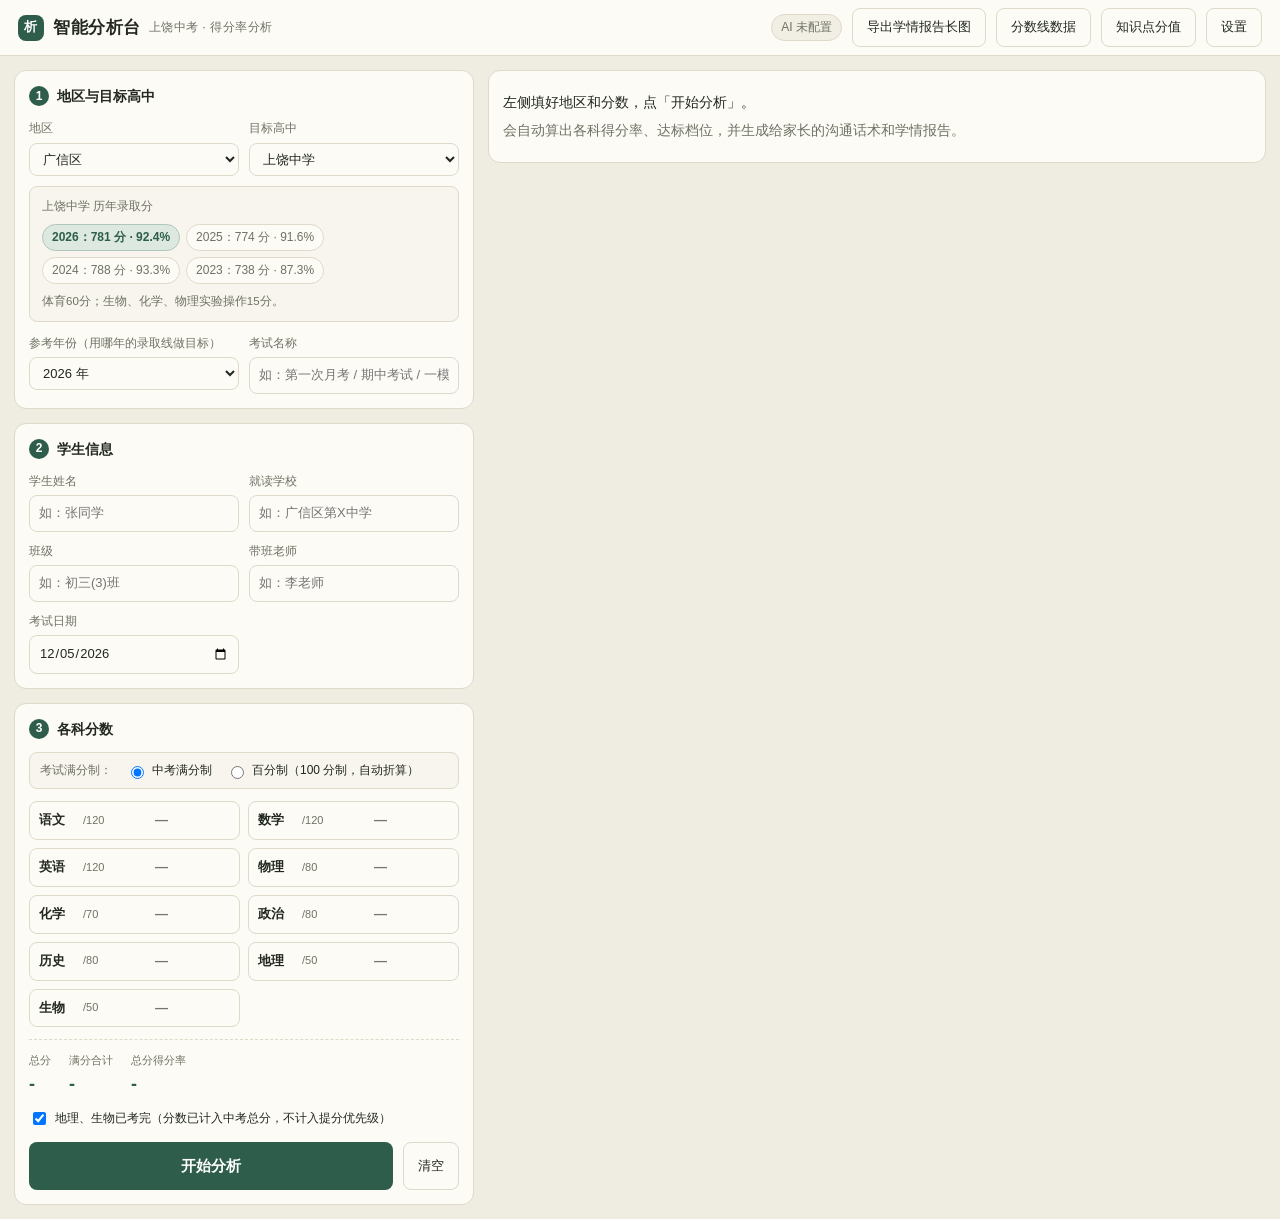
<file: zk/index.html>
<!DOCTYPE html>
<html lang="zh-CN">
<head>
<meta charset="utf-8">
<title>智能分析台 · 上饶中考</title>
<link rel="stylesheet" href="app.css?v=zkw4">
</head>
<body>

<header class="topbar">
  <div class="brand"><span class="brand-mark">析</span>智能分析台 <span class="sub">上饶中考 · 得分率分析</span></div>
  <div class="topbar-right">
    <span id="aiStatus" class="ai-status off" onclick="zkOpenSettings.click()">AI 未配置</span>
    <button id="btnExportReport" class="ghost">导出学情报告长图</button>
    <span class="topbar-extra">
      <button id="btnRegions" class="ghost">分数线数据</button>
      <button id="btnKnowledge" class="ghost">知识点分值</button>
      <button id="btnSettings" class="ghost">设置</button>
    </span>
    <button id="btnMore" class="ghost topbar-more" onclick="zkToggleMore()">⋯</button>
  </div>
</header>

<main class="layout">

  <!-- ============ 左：录入 ============ -->
  <section class="col-left">

    <div class="card">
      <h2><i>1</i>地区与目标高中</h2>
      <div class="grid2">
        <label>地区
          <select id="region"></select>
        </label>
        <label>目标高中
          <select id="school"></select>
        </label>
      </div>

      <div id="schoolMeta" class="school-meta"></div>

      <div class="grid2">
        <label>参考年份（用哪年的录取线做目标）
          <select id="refYear"></select>
        </label>
        <label>考试名称
          <input id="examName" type="text" placeholder="如：第一次月考 / 期中考试 / 一模">
        </label>
      </div>
    </div>

    <div class="card">
      <h2><i>2</i>学生信息</h2>
      <div class="grid2">
        <label>学生姓名<input id="stuName" type="text" placeholder="如：张同学"></label>
        <label>就读学校<input id="stuSchool" type="text" placeholder="如：广信区第X中学"></label>
        <label>班级<input id="stuClass" type="text" placeholder="如：初三(3)班"></label>
        <label>带班老师<input id="teacher" type="text" placeholder="如：李老师"></label>
        <label>考试日期<input id="examDate" type="date"></label>
      </div>
    </div>

    <div class="card">
      <h2><i>3</i>各科分数</h2>

      <div class="mode-switch">
        <span class="mode-label">考试满分制：</span>
        <label class="radio"><input type="radio" name="mode" value="std" checked> 中考满分制</label>
        <label class="radio"><input type="radio" name="mode" value="pct"> 百分制（100 分制，自动折算）</label>
      </div>

      <div id="scoreList" class="score-list"></div>

      <div class="total-row">
        <div><span class="t-label">总分</span><b id="sumScore">-</b></div>
        <div><span class="t-label">满分合计</span><b id="sumMax">-</b></div>
        <div><span class="t-label">总分得分率</span><b id="sumRate">-</b></div>
      </div>

      <label class="exclude-toggle"><input type="checkbox" id="excludeGeoBio" checked> 地理、生物已考完（分数已计入中考总分，不计入提分优先级）</label>

      <div class="actions">
        <button id="btnAnalyze" class="primary big">开始分析</button>
        <button id="btnReset" class="ghost">清空</button>
      </div>
    </div>

  </section>

  <!-- ============ 右：结果 ============ -->
  <section class="col-right" id="resultArea">

    <div class="card placeholder" id="placeholder">
      <p>左侧填好地区和分数，点「开始分析」。</p>
      <p class="dim">会自动算出各科得分率、达标档位，并生成给家长的沟通话术和学情报告。</p>
    </div>

    <div id="resultBody" class="hidden">

      <div class="card">
        <h2><i>4</i>得分率分析</h2>
        <div class="kpis" id="kpis"></div>
        <div class="charts">
          <div class="chart-box"><div class="chart-title">各科得分率</div><div id="barChart"></div></div>
          <div class="chart-box"><div class="chart-title">学科均衡度</div><div id="radarChart"></div></div>
        </div>
      </div>

      <div class="card">
        <h2><i>5</i>各科诊断</h2>
        <div class="table-wrap">
          <table id="detailTable">
            <thead>
              <tr><th>科目</th><th>分数</th><th>得分率</th><th>结果</th><th>建议</th></tr>
            </thead>
            <tbody></tbody>
          </table>
        </div>
      </div>

      <div class="card">
        <h2><i>6</i>提分优先级</h2>
        <div id="priority"></div>
        <p class="dim tiny">算法：距目标得分率的差距 × 该科满分 = 还需要补回多少分，从大到小排序。</p>
      </div>

      <div class="card">
        <h2><i>7</i>家长沟通话术 <span class="badge" id="aiBadge">AI</span></h2>
        <div class="toolbar">
          <button id="btnGenAI" class="primary">生成 / 重新生成</button>
          <button id="btnCopyTalk" class="ghost">复制话术</button>
          <button id="btnExportTalkXlsx" class="ghost">导出 Excel</button>
          <button id="btnExportTalkDoc" class="ghost">导出 Word</button>
          <span id="aiHint" class="dim tiny"></span>
        </div>
        <label class="block-label">总体沟通话术（开场用）<span class="dim tiny">可编辑</span>
          <textarea id="talkText" rows="6" placeholder="点「生成 / 重新生成」后，这里会出现开场话术。"></textarea>
        </label>

        <div class="st-head-bar">
          <span>分科话术<span class="dim tiny">　家长问到哪一科，就念哪一段</span></span>
          <button id="btnCopySubjectAll" class="ghost tiny-btn">复制全部分科话术</button>
        </div>
        <div id="subjectTalkList" class="subject-talk-list">
          <p class="dim tiny">点「开始分析」后，这里会按科目逐科生成话术。</p>
        </div>

        <label class="block-label">核心要点提纲（给老师看）<span class="dim tiny">可编辑</span>
          <textarea id="talkPoints" rows="6" placeholder="这里会出现 3-5 条要点。"></textarea>
        </label>
      </div>

      <div class="card">
        <h2><i>8</i>学习规划</h2>
        <label class="block-label">近期重点 &amp; 执行计划<span class="dim tiny">可编辑</span>
          <textarea id="planText" rows="10" placeholder="点「生成 / 重新生成」后，这里会出现提分重点和周/月计划。"></textarea>
        </label>
        <label class="exclude-toggle"><input type="checkbox" id="includeTalk" checked> 导出学情报告时带上「学习规划」（沟通话术不放进报告）</label>
      </div>

    </div>
  </section>
</main>

<!-- ============ 知识点分值弹层 ============ -->
<div class="modal-mask hidden" id="knowledgeMask">
  <div class="modal knowledge-modal">
    <h3>知识点分值统计 <span class="dim tiny" id="kwMeta"></span></h3>
    <p class="dim tiny">2026 江西中考真题卷，按题型列出每个考点占多少分。占比 = 该题分值 ÷ 科目满分。<br>左边色条和底色相同的知识点，属于同一个模块，和右边「模块汇总」的颜色一一对应。</p>
    <div class="kw-tabs" id="kwTabs"></div>
    <div class="kw-body">
      <div class="kw-sec">
        <h4>试卷结构与考点分值</h4>
        <div class="kw-scroll" id="kwMain"></div>
      </div>
      <div class="kw-sec">
        <h4>模块汇总</h4>
        <div class="kw-scroll" id="kwMod"></div>
      </div>
    </div>
    <div class="modal-actions">
      <a id="kwDownload" class="btn-like" href="#" download>下载原文件（Excel）</a>
      <button id="btnCloseKnowledge" class="ghost">关闭</button>
    </div>
    <div class="dim tiny">数据来源：2026 江西中考真题卷-知识点分值统计。</div>
  </div>
</div>

<!-- ============ 设置弹层 ============ -->
<div class="modal-mask hidden" id="settingsMask">
  <div class="modal">
    <h3>设置</h3>
    <label class="block-label">服务商
      <select id="provider">
        <option value="zhipu">智谱 GLM（glm-4-flash 免费）</option>
        <option value="qwen">阿里百炼 · 通义千问</option>
        <option value="doubao">火山方舟 · 豆包</option>
        <option value="silicon">硅基流动 SiliconFlow</option>
        <option value="deepseek">DeepSeek（原设置）</option>
        <option value="ollama">本机 Ollama（仅电脑可用）</option>
        <option value="custom">自定义（OpenAI 兼容接口）</option>
      </select>
    </label>
    <label class="block-label">接口地址（Base URL）
      <input id="baseUrl" type="text" placeholder="https://...">
    </label>
    <label class="block-label">模型名
      <input id="modelName" type="text" placeholder="glm-4-flash">
    </label>
    <label class="block-label">API Key
      <input id="apiKey" type="text" placeholder="sk-...">
    </label>
    <p class="dim tiny">这里全留空也完全能用：<b>内置 AI</b> 是跑在本机的本地引擎，不联网、不花钱、不用 Key，直接给完整学情诊断。<b>只有想做自由问答</b>时才需要填 Key 接外部模型，Key 只存在这台设备的浏览器里（localStorage），不会随报告导出，也不会发给第三方。</p>
    <p class="dim tiny" id="keyGuide">第一次用？点下面按钮去申请，拿 Key 回来粘到上面那栏就行。</p>
    <button class="ghost" id="btnGetKey">去阿里云百炼申请 API Key ↗</button>
    <div class="modal-actions">
      <button id="btnSaveSettings" class="primary">保存</button>
      <button id="btnTestAI" class="ghost">测试连接</button>
      <button id="btnCloseSettings" class="ghost">关闭</button>
    </div>
    <div id="testResult" class="dim tiny"></div>
  </div>
</div>

<div class="modal-mask hidden" id="regionsMask">
  <div class="modal region-modal">
    <h3>分数线数据</h3>
    <p class="dim tiny">选好地区，直接改下面的分数就行。改完点「保存并生效」，数据存在本机，下次打开还在。</p>

    <div class="rg-line">
      <label>当前编辑的地区
        <select id="rgRegion"></select>
      </label>
      <button id="rgAddRegion" class="ghost tiny-btn">＋ 新增地区</button>
      <button id="rgDelRegion" class="ghost tiny-btn">删除该地区</button>
    </div>

    <div class="rg-line">
      <label>地区名称<input id="rgName" type="text" placeholder="如：广信区"></label>
      <label>中考总分（含体育、实验操作）<input id="rgTotal" type="number" placeholder="845"></label>
      <label>年份（用逗号分开）<input id="rgYears" type="text" placeholder="2023, 2024, 2025"></label>
    </div>

    <label class="block-label">备注（可留空，会显示在目标高中下方）
      <input id="rgNote" type="text" placeholder="如：体育60分；生物、化学、物理实验操作15分。">
    </label>

    <div class="table-wrap rg-table-wrap">
      <table id="rgTable">
        <thead></thead>
        <tbody></tbody>
      </table>
    </div>
    <div class="rg-line">
      <button id="rgAddSchool" class="ghost tiny-btn">＋ 新增学校</button>
      <span class="dim tiny">分数留空表示该年没有数据。</span>
    </div>

    <div class="modal-actions">
      <button id="btnSaveRegions" class="primary">保存并生效</button>
      <button id="btnResetRegions" class="ghost">恢复默认</button>
      <button id="btnCloseRegions" class="ghost">关闭</button>
    </div>
    <div id="regionsMsg" class="dim tiny"></div>
  </div>
</div>

<div class="modal-mask hidden" id="reportMask">
  <div class="modal report-modal">
    <h3>学情报告预览</h3>
    <div class="report-preview" id="reportPreview"></div>
    <div class="modal-actions">
      <button id="btnSaveReport" class="primary">保存图片</button>
      <button id="btnCloseReport" class="ghost">关闭</button>
    </div>
    <div class="dim tiny">图片会保存到浏览器的“下载”文件夹。</div>
  </div>
</div>

<div id="toast" class="toast hidden"></div>

<script src="data/regions.js?v=zkw4"></script>
<script src="data/subjects.js?v=zkw4"></script>
<script src="data/knowledge.js?v=zkw4"></script>
<script src="charts.js?v=zkw4"></script>
<script src="report.js?v=zkw4"></script>
<script src="app.js?v=zkw4"></script>
<script>
/* 被工作台用 iframe 内嵌时，把内容高度告诉父页面，父页面才能撑开滚动区。
   外面单独打开这个文件（双击 exe 那种场景）时 parent === window，什么也不做。 */
(function () {
  function postHeight() {
    if (parent === window) return;
    var h = Math.max(document.body ? document.body.scrollHeight : 0, 520);
    try { parent.postMessage({ zkFrameHeight: h }, '*'); } catch (e) { }
  }
  window.addEventListener('load', postHeight);
  setTimeout(postHeight, 600);
  setInterval(postHeight, 1200);
})();
</script>
</body>
</html>
</file>
<file: style.css>
/* ===== CSS Variables - 墨绿配色（v3）=====
   换配色只需要改下面这一段：主色 --accent、指标色 --m1/--m2/--m3、
   时间线 --time-mark、滞后 --lag / 达标 --ok，其余模块自动跟随。 */
:root {
  --bg-app: #E3DFD3;
  --bg-main: #EFECE2;
  --bg-card: #F7F5EE;
  --bg-sidebar: #D8D3C2;
  --bg-nav: #D8D3C2;
  --bg-input: #FCFBF6;
  --text-main: #22281F;
  --text-sub: #6E7263;
  --text-light: #9BA094;
  --study: #7A8F4A;
  --study-bg: #E9EEDC;
  --study-light: #C6D3A3;
  --work: #2E5D4B;
  --work-bg: #DCE8E0;
  --work-light: #AEC7B8;
  --life: #C9A227;
  --life-bg: #F2E9CB;
  --life-light: #E0D09A;
  --emotion: #A2685F;
  --emotion-bg: #EFE2DE;
  --emotion-light: #D8BDB5;
  --hotspot: #5F7A8A;
  --hotspot-bg: #E1E8EC;
  --hotspot-light: #BACBD4;
  --team: #2E5D4B;
  --team-bg: #DCE8E0;
  --team-light: #AEC7B8;
  --inbox: #4E7A6B;
  --inbox-bg: #E0EBE5;
  --todo-accent: #8A8F7C;
  --todo-bg: #E9E6DB;
  --border: #C3BEAB;
  --divider: #DCD7C6;
  /* 主色与指标色 */
  --accent: #2E5D4B;
  --accent-2: #4C8168;
  --m1: #2E5D4B;
  --m2: #C9A227;
  --m3: #7A8F4A;
  /* 时间线 / 滞后 / 达标 */
  --time-mark: #C9A227;
  --lag: #B23B2C;
  --lag-bg: #F6E6E2;
  --ok: #3E7A58;
  --ok-bg: #E3EFE5;
  --shadow: rgba(74, 69, 63, 0.06);
  --shadow-lg: rgba(74, 69, 63, 0.12);
  --radius-sm: 8px;
  --radius: 12px;
  --radius-lg: 16px;
  --font: -apple-system, BlinkMacSystemFont, 'Segoe UI', 'PingFang SC', 'Hiragino Sans GB', 'Microsoft YaHei', sans-serif;
}

/* ===== Reset & Base ===== */
*, *::before, *::after { box-sizing: border-box; margin: 0; padding: 0; }

html, body {
  height: 100%;
  font-family: var(--font);
  background: #D8D3C2;
  color: var(--text-main);
  font-size: 14px;
  line-height: 1.5;
  -webkit-font-smoothing: antialiased;
  -webkit-tap-highlight-color: transparent;
  overflow: hidden;
}

button {
  font-family: inherit;
  cursor: pointer;
  border: none;
  background: none;
  color: inherit;
  font-size: inherit;
  -webkit-tap-highlight-color: transparent;
  touch-action: manipulation;
}

input, textarea {
  font-family: inherit;
  font-size: inherit;
  color: inherit;
  border: none;
  outline: none;
  -webkit-appearance: none;
}

/* ===== App Container ===== */
#app {
  display: flex;
  max-width: 430px;
  margin: 0 auto;
  height: 100vh;
  height: 100dvh;
  background: var(--bg-app);
  position: relative;
  overflow: hidden;
  box-shadow: 0 0 60px var(--shadow-lg);
}

/* ===== Overlay ===== */
.overlay {
  position: fixed;
  top: 0; left: 0; right: 0; bottom: 0;
  background: rgba(58, 53, 47, 0.5);
  backdrop-filter: blur(4px);
  display: flex;
  align-items: center;
  justify-content: center;
  z-index: 1000;
  padding: 20px;
}

.notice-card {
  background: var(--bg-card);
  border-radius: var(--radius-lg);
  padding: 28px 24px;
  max-width: 360px;
  width: 100%;
  text-align: center;
  box-shadow: 0 20px 60px rgba(0,0,0,0.15);
}

.notice-icon { font-size: 40px; margin-bottom: 8px; }
.notice-card h3 { font-size: 20px; color: var(--text-main); margin-bottom: 4px; }
.notice-card > p { color: var(--text-sub); font-size: 13px; margin-bottom: 20px; }

.notice-info {
  text-align: left;
  margin-bottom: 24px;
  padding: 16px;
  background: var(--bg-main);
  border-radius: var(--radius-sm);
}

.notice-item {
  display: flex;
  align-items: flex-start;
  gap: 8px;
  padding: 6px 0;
  font-size: 12px;
  color: var(--text-sub);
  line-height: 1.6;
}

.notice-dot {
  flex-shrink: 0;
  width: 6px;
  height: 6px;
  border-radius: 50%;
  background: var(--life);
  margin-top: 6px;
}

.btn-primary {
  width: 100%;
  padding: 12px;
  background: var(--text-main);
  color: #F7F5EE;
  border-radius: var(--radius-sm);
  font-size: 15px;
  font-weight: 500;
  transition: opacity 0.2s;
}

.btn-primary:active { opacity: 0.8; }

/* ===== Sidebar ===== */
#sidebar {
  flex-shrink: 0;
  width: 56px;
  background: var(--bg-sidebar);
  display: flex;
  flex-direction: column;
  align-items: center;
  padding: 8px 0;
  gap: 2px;
  overflow-y: auto;
  scrollbar-width: none;
  border-right: 1px solid var(--border);
}

#sidebar::-webkit-scrollbar { display: none; }

.sidebar-logo {
  width: 36px;
  height: 36px;
  border-radius: var(--radius-sm);
  background: var(--text-main);
  color: var(--bg-card);
  display: flex;
  align-items: center;
  justify-content: center;
  font-size: 16px;
  font-weight: 700;
  letter-spacing: -1px;
  margin-bottom: 8px;
  flex-shrink: 0;
}

.sidebar-items {
  display: flex;
  flex-direction: column;
  align-items: center;
  gap: 2px;
  flex: 1;
}

.sidebar-item {
  width: 44px;
  height: 44px;
  border-radius: var(--radius-sm);
  display: flex;
  flex-direction: column;
  align-items: center;
  justify-content: center;
  gap: 1px;
  color: var(--text-light);
  transition: all 0.15s;
  position: relative;
  cursor: pointer;
}

.sidebar-item:hover, .sidebar-item:active { background: rgba(255,255,255,0.3); }
.sidebar-item.active { color: var(--work); background: rgba(255,255,255,0.34); }

.sidebar-item.active::before {
  content: '';
  position: absolute;
  left: 0;
  top: 10px;
  bottom: 10px;
  width: 3px;
  border-radius: 0 2px 2px 0;
  background: var(--work);
}

.sidebar-icon {
  width: 20px;
  height: 20px;
  flex-shrink: 0;
}

.sidebar-badge {
  position: absolute;
  top: 4px;
  right: 4px;
  min-width: 16px;
  height: 16px;
  border-radius: 8px;
  background: var(--inbox);
  color: #fff;
  font-size: 9px;
  font-weight: 600;
  display: flex;
  align-items: center;
  justify-content: center;
  padding: 0 4px;
}

.sidebar-divider {
  width: 28px;
  height: 1px;
  background: var(--divider);
  margin: 4px 0;
  flex-shrink: 0;
}

.sidebar-bottom {
  display: flex;
  flex-direction: column;
  align-items: center;
  gap: 2px;
  flex-shrink: 0;
  padding-bottom: env(safe-area-inset-bottom, 0);
}

.sidebar-add {
  color: var(--text-light);
  transition: all 0.15s;
}

.sidebar-add:hover, .sidebar-add:active { color: var(--text-main); }

.sidebar-custom-items {
  display: flex;
  flex-direction: column;
  align-items: center;
  gap: 2px;
}

.sidebar-custom-item {
  width: 36px;
  height: 36px;
  border-radius: var(--radius-sm);
  display: flex;
  align-items: center;
  justify-content: center;
  font-size: 11px;
  font-weight: 500;
  color: var(--text-sub);
  background: rgba(0,0,0,0.03);
  cursor: pointer;
  position: relative;
  transition: all 0.15s;
}

.sidebar-custom-item.active { background: rgba(0,0,0,0.08); color: var(--text-main); }

.sidebar-custom-item .custom-delete {
  position: absolute;
  top: -4px;
  right: -4px;
  width: 16px;
  height: 16px;
  border-radius: 50%;
  background: #D4B5B5;
  color: #fff;
  font-size: 9px;
  display: none;
  align-items: center;
  justify-content: center;
  line-height: 1;
}

.sidebar-custom-item:hover .custom-delete { display: flex; }

/* ===== Main Content ===== */
#main {
  flex: 1;
  display: flex;
  flex-direction: column;
  overflow: hidden;
  min-width: 0;
  background: var(--bg-main);
  position: relative;
}

/* ===== Top Bar ===== */
#top-bar {
  flex-shrink: 0;
  height: 48px;
  display: flex;
  align-items: center;
  justify-content: space-between;
  padding: 0 14px;
  background: var(--bg-main);
  border-bottom: 1px solid var(--divider);
}

.top-title { font-size: 16px; font-weight: 600; color: var(--text-main); letter-spacing: -0.3px; }
.top-date { font-size: 12px; color: var(--text-sub); }

/* ===== Views Container ===== */
#views {
  flex: 1;
  overflow-y: auto;
  overflow-x: hidden;
  padding: 10px 12px;
  padding-bottom: 12px;
  -webkit-overflow-scrolling: touch;
  scroll-behavior: smooth;
}

.view { display: none; }
.view.active { display: block; }

.view-header {
  display: flex;
  align-items: center;
  gap: 8px;
  padding: 14px 16px;
  border-radius: var(--radius);
  margin-bottom: 12px;
  color: #fff;
}

.view-title { font-size: 17px; font-weight: 600; }
.view-title-icon { display: flex; align-items: center; }

.study-header { background: var(--study); }
.work-header { background: var(--work); }
.life-header { background: var(--life); }
.emotion-header { background: var(--emotion); }
.hotspot-header { background: var(--hotspot); }
.inbox-header { background: var(--inbox); }
.custom-header { background: var(--text-sub); }

.date-label { font-size: 11px; margin-left: auto; opacity: 0.85; }

/* ===== Stats Grid ===== */
.stats-grid {
  display: grid;
  grid-template-columns: 1fr 1fr;
  gap: 8px;
  margin-bottom: 12px;
}

.stat-card {
  background: var(--bg-card);
  border-radius: var(--radius);
  padding: 14px 12px;
  text-align: center;
  box-shadow: 0 1px 3px var(--shadow);
  transition: all 0.2s;
}

.stat-card:active { transform: scale(0.97); }

.stat-label { display: block; font-size: 11px; color: var(--text-sub); margin-bottom: 4px; letter-spacing: 0.5px; }
.stat-value { display: block; font-size: 24px; font-weight: 700; }

.stat-todo .stat-value { color: var(--text-main); }
.stat-done .stat-value { color: var(--study); }
.stat-undone .stat-value { color: var(--life); }
.stat-rate .stat-value { color: var(--work); }

/* ===== Section Cards ===== */
.section-card {
  background: var(--bg-card);
  border-radius: var(--radius);
  padding: 14px;
  margin-bottom: 10px;
  box-shadow: 0 1px 3px var(--shadow);
}

.section-header {
  display: flex;
  align-items: center;
  justify-content: space-between;
  margin-bottom: 10px;
}

.section-title { font-size: 14px; font-weight: 600; color: var(--text-main); }

.badge {
  font-size: 10px;
  padding: 2px 8px;
  border-radius: 10px;
  background: var(--todo-bg);
  color: var(--todo-accent);
  font-weight: 600;
}

.badge-study { background: var(--study-bg); color: var(--study); }

.btn-add {
  width: 28px;
  height: 28px;
  border-radius: 50%;
  background: rgba(0,0,0,0.05);
  display: flex;
  align-items: center;
  justify-content: center;
  font-size: 18px;
  color: var(--text-sub);
  transition: all 0.15s;
  line-height: 1;
}

.btn-add:active { background: rgba(0,0,0,0.12); color: var(--text-main); }

.btn-icon {
  font-size: 14px;
  color: var(--text-light);
  padding: 4px;
  transition: color 0.15s;
}

.btn-icon:active { color: var(--text-main); }

/* ===== Todo List ===== */
.todo-list { display: flex; flex-direction: column; gap: 6px; }

.todo-item {
  display: flex;
  align-items: center;
  gap: 10px;
  padding: 10px 12px;
  background: var(--bg-main);
  border-radius: var(--radius-sm);
  transition: all 0.2s;
}

.todo-check {
  width: 20px;
  height: 20px;
  border-radius: 50%;
  border: 2px solid var(--border);
  flex-shrink: 0;
  display: flex;
  align-items: center;
  justify-content: center;
  transition: all 0.2s;
}

.todo-check.done {
  background: var(--study);
  border-color: var(--study);
  color: #fff;
}

.todo-check.done svg { display: block; }
.todo-check svg { display: none; }

.todo-text { flex: 1; font-size: 13px; min-width: 0; word-break: break-all; }
.todo-text.done { text-decoration: line-through; color: var(--text-light); }
.todo-delete { color: var(--text-light); font-size: 14px; padding: 4px; flex-shrink: 0; }
.todo-delete:active { color: #D4A5A5; }

.empty-state {
  text-align: center;
  color: var(--text-light);
  font-size: 13px;
  padding: 20px 0;
}

/* ===== Inbox ===== */
.inbox-item {
  display: flex;
  align-items: center;
  gap: 10px;
  padding: 10px 12px;
  background: var(--bg-main);
  border-radius: var(--radius-sm);
  margin-bottom: 6px;
  transition: all 0.2s;
}

.inbox-item-dot {
  width: 8px;
  height: 8px;
  border-radius: 50%;
  background: var(--inbox);
  flex-shrink: 0;
}

.inbox-item-text { flex: 1; font-size: 13px; color: var(--text-main); }
.inbox-item-date { font-size: 10px; color: var(--text-light); flex-shrink: 0; }

.inbox-item-actions { display: flex; gap: 4px; flex-shrink: 0; }
.inbox-action {
  font-size: 10px;
  padding: 3px 8px;
  border-radius: 4px;
  background: rgba(0,0,0,0.03);
  color: var(--text-sub);
  transition: all 0.15s;
}
.inbox-action:active { background: var(--study-bg); color: var(--study); }
.inbox-action.del:active { background: #f5e5e5; color: #c45; }

/* ===== Study: Word Cards ===== */
.word-card {
  background: var(--study-bg);
  border-radius: var(--radius-sm);
  padding: 12px;
  margin-bottom: 8px;
  border-left: 3px solid var(--study);
}

.word-header {
  display: flex;
  align-items: center;
  gap: 8px;
  flex-wrap: wrap;
  margin-bottom: 6px;
}

.word-text { font-size: 16px; font-weight: 700; color: var(--text-main); }
.word-meaning { font-size: 13px; color: var(--study); font-weight: 500; }
.word-check { margin-left: auto; font-size: 11px; padding: 3px 10px; border-radius: 4px; background: rgba(0,0,0,0.05); color: var(--text-sub); transition: all 0.15s; }
.word-check.reviewed { background: var(--study); color: #fff; }
.word-sentence { font-size: 12px; color: var(--text-sub); font-style: italic; margin-bottom: 4px; padding-left: 4px; }
.word-scenario { font-size: 11px; color: var(--text-light); margin-bottom: 8px; padding-left: 4px; }
.word-scenario::before { content: '使用场景：'; }

/* ===== Review Input ===== */
.review-input {
  width: 100%;
  padding: 8px 10px;
  border-radius: var(--radius-sm);
  background: var(--bg-input);
  border: 1px solid var(--divider);
  font-size: 12px;
  color: var(--text-main);
  resize: vertical;
  min-height: 36px;
  margin-top: 6px;
  transition: border-color 0.2s;
}

.review-input:focus { border-color: var(--study); }

/* ===== Daily Sentence & Paper Tip ===== */
.sentence-card, .tip-card {
  padding: 12px;
  background: var(--study-bg);
  border-radius: var(--radius-sm);
  margin-bottom: 4px;
}

.sentence-text { font-size: 14px; color: var(--text-main); line-height: 1.7; }
.sentence-author { font-size: 12px; color: var(--study); margin-top: 6px; text-align: right; }

/* War Strategy Card */
.war-strategy-card { background: linear-gradient(135deg, var(--study-bg), var(--bg-card)); }

.war-strategy-text { font-size: 15px; color: var(--text-main); line-height: 1.8; font-weight: 500; }
.war-strategy-source { font-size: 12px; color: var(--study); margin-top: 6px; text-align: right; }

.war-strategy-interp { font-size: 13px; color: var(--text-sub); line-height: 1.7; margin-top: 12px; padding-top: 12px; border-top: 1px solid #d8d3c8; }
.war-interp-label { display: inline-block; font-size: 10px; color: #fff; background: var(--study); padding: 2px 8px; border-radius: 8px; margin-right: 6px; }

/* Life Skill Card */
.life-skill-card { background: linear-gradient(135deg, var(--life-bg), var(--bg-card)); }

.life-skill-title { font-size: 14px; font-weight: 600; color: var(--text-main); margin-bottom: 8px; }
.life-skill-content { font-size: 13px; color: var(--text-sub); line-height: 1.8; }

.tip-text { font-size: 13px; color: var(--text-main); line-height: 1.7; }

/* ===== Study Custom Tasks ===== */
.custom-task-card {
  background: var(--bg-main);
  border-radius: var(--radius-sm);
  padding: 10px 12px;
  margin-bottom: 8px;
}

.custom-task-header {
  display: flex;
  align-items: center;
  justify-content: space-between;
  margin-bottom: 4px;
}

.custom-task-title { font-size: 13px; font-weight: 600; }
.custom-task-content { font-size: 12px; color: var(--text-sub); margin-bottom: 6px; }

/* ===== Work Tasks ===== */

/* ===== Life Input Grid ===== */
.input-grid {
  display: grid;
  grid-template-columns: 1fr 1fr;
  gap: 8px;
  margin-bottom: 12px;
}

.input-group { display: flex; flex-direction: column; gap: 4px; }
.input-group.full-width { grid-column: 1 / -1; }
.input-group label { font-size: 11px; color: var(--text-sub); font-weight: 500; }
.input-group input {
  padding: 10px 12px;
  border-radius: var(--radius-sm);
  background: var(--bg-input);
  border: 1px solid var(--divider);
  font-size: 14px;
  transition: border-color 0.2s;
}

.input-group input:focus { border-color: var(--life); }

.btn-save {
  width: 100%;
  padding: 10px;
  border-radius: var(--radius-sm);
  background: var(--life);
  color: #fff;
  font-size: 13px;
  font-weight: 600;
  transition: opacity 0.2s;
}

.btn-save:active { opacity: 0.85; }

/* ===== Recommendation Card ===== */
.recommendation-card { border-left: 3px solid var(--life); }
.recommendation-card .section-title { margin-bottom: 6px; }
.rec-content { font-size: 13px; color: var(--text-sub); line-height: 1.8; white-space: pre-line; }

/* ===== Chart ===== */
.chart-tabs, .chart-metric-tabs {
  display: flex;
  gap: 4px;
}

.chart-tab, .metric-tab {
  padding: 4px 12px;
  border-radius: 6px;
  font-size: 12px;
  color: var(--text-sub);
  background: var(--bg-main);
  transition: all 0.15s;
}

.chart-tab.active, .metric-tab.active {
  background: var(--life);
  color: #fff;
}

.chart-metric-tabs { margin-bottom: 8px; }

canvas {
  width: 100%;
  height: 200px;
  display: block;
}

.chart-empty {
  text-align: center;
  color: var(--text-light);
  font-size: 12px;
  padding: 30px 0;
  display: none;
}

/* ===== Emotion ===== */
.emotion-slider-container { margin-bottom: 12px; }

.emotion-labels {
  display: flex;
  justify-content: space-between;
  font-size: 11px;
  color: var(--text-light);
  margin-bottom: 8px;
}

.emotion-slider {
  -webkit-appearance: none;
  appearance: none;
  width: 100%;
  height: 6px;
  border-radius: 3px;
  background: linear-gradient(to right, var(--emotion-light), var(--emotion));
  outline: none;
  margin-bottom: 8px;
}

.emotion-slider::-webkit-slider-thumb {
  -webkit-appearance: none;
  appearance: none;
  width: 28px;
  height: 28px;
  border-radius: 50%;
  background: var(--emotion);
  cursor: pointer;
  box-shadow: 0 2px 8px rgba(0,0,0,0.15);
}

.emotion-score-display {
  text-align: center;
  font-size: 20px;
  font-weight: 700;
  color: var(--emotion);
}

.emotion-score-display span { font-size: 32px; }

.emotion-note {
  width: 100%;
  padding: 10px 12px;
  border-radius: var(--radius-sm);
  background: var(--bg-input);
  border: 1px solid var(--divider);
  font-size: 13px;
  color: var(--text-main);
  resize: vertical;
  min-height: 44px;
  margin-bottom: 10px;
  transition: border-color 0.2s;
}

.emotion-note:focus { border-color: var(--emotion); }

#emotion-tips {
  display: grid;
  grid-template-columns: 1fr 1fr;
  gap: 8px;
}

.tip-card-mini {
  background: var(--emotion-bg);
  border-radius: var(--radius-sm);
  padding: 10px;
  font-size: 11px;
  color: var(--text-main);
  line-height: 1.5;
}

.tip-card-mini:nth-child(1) { grid-column: 1 / -1; }
.tip-icon { font-size: 18px; margin-bottom: 4px; display: block; }

.refresh-tips-btn {
  margin-top: 8px;
  font-size: 12px;
  color: var(--emotion);
  padding: 6px 12px;
  border-radius: 6px;
  background: var(--emotion-bg);
  transition: opacity 0.2s;
}

.refresh-tips-btn:active { opacity: 0.7; }

/* ===== Hotspot ===== */
.hotspot-item {
  background: var(--hotspot-bg);
  border-radius: var(--radius-sm);
  padding: 12px;
  margin-bottom: 8px;
}

.hotspot-item-title { font-size: 14px; font-weight: 600; color: var(--text-main); margin-bottom: 4px; }
.hotspot-item-content { font-size: 12px; color: var(--text-sub); line-height: 1.6; }
.hotspot-item-date { font-size: 10px; color: var(--text-light); margin-top: 6px; }
.hotspot-item-actions { display: flex; gap: 6px; margin-top: 8px; }
.hotspot-item-actions button {
  font-size: 10px;
  padding: 3px 10px;
  border-radius: 4px;
  background: rgba(0,0,0,0.03);
  color: var(--text-sub);
}
.hotspot-item-actions button:active { background: rgba(0,0,0,0.1); }

/* ===== Bottom Navigation ===== */
#bottom-nav {
  flex-shrink: 0;
  display: flex;
  align-items: center;
  background: var(--bg-nav);
  border-top: 1px solid var(--border);
  padding: 6px 4px;
  padding-bottom: calc(6px + env(safe-area-inset-bottom, 0));
}

.nav-item {
  flex: 1;
  display: flex;
  flex-direction: column;
  align-items: center;
  gap: 2px;
  padding: 4px 0;
  color: var(--text-light);
  transition: all 0.15s;
  cursor: pointer;
  border-radius: 8px;
}

.nav-item:active { background: rgba(0,0,0,0.03); }
.nav-item.active { color: var(--text-main); }

.nav-icon {
  width: 22px;
  height: 22px;
}

.nav-item span {
  font-size: 10px;
  font-weight: 500;
}

/* ===== Floating Button ===== */
#floating-btn {
  position: absolute;
  bottom: 68px;
  right: 14px;
  width: 48px;
  height: 48px;
  border-radius: 50%;
  background: var(--text-main);
  color: #F7F5EE;
  box-shadow: 0 4px 16px rgba(0,0,0,0.15);
  display: flex;
  align-items: center;
  justify-content: center;
  z-index: 20;
  transition: all 0.2s;
}

#floating-btn:active { transform: scale(0.9); opacity: 0.9; }

/* ===== Modal ===== */
.modal-overlay {
  position: absolute;
  top: 0; left: 0; right: 0; bottom: 0;
  background: rgba(58, 53, 47, 0.4);
  backdrop-filter: blur(2px);
  display: none;
  align-items: flex-end;
  justify-content: center;
  z-index: 100;
}

.modal-overlay.active { display: flex; }

.modal-card {
  background: var(--bg-card);
  border-radius: var(--radius-lg) var(--radius-lg) 0 0;
  padding: 20px 18px 28px;
  width: 100%;
  max-height: 80%;
  overflow-y: auto;
  box-shadow: 0 -4px 20px var(--shadow-lg);
}

.modal-header {
  display: flex;
  align-items: center;
  justify-content: space-between;
  margin-bottom: 16px;
}

.modal-title { font-size: 16px; font-weight: 600; }
.modal-close { font-size: 16px; color: var(--text-light); padding: 4px; }
.modal-close:active { color: var(--text-main); }

.modal-body { margin-bottom: 16px; }
.modal-actions { display: flex; gap: 8px; justify-content: flex-end; }

.modal-textarea {
  width: 100%;
  padding: 12px;
  border-radius: var(--radius-sm);
  background: var(--bg-input);
  border: 1px solid var(--divider);
  font-size: 14px;
  color: var(--text-main);
  resize: vertical;
  min-height: 80px;
  transition: border-color 0.2s;
}

.modal-textarea:focus { border-color: var(--text-main); }

.modal-input {
  width: 100%;
  padding: 10px 12px;
  border-radius: var(--radius-sm);
  background: var(--bg-input);
  border: 1px solid var(--divider);
  font-size: 14px;
  margin-bottom: 10px;
  transition: border-color 0.2s;
}

.modal-input:focus { border-color: var(--text-main); }

.btn-modal {
  padding: 8px 18px;
  border-radius: var(--radius-sm);
  font-size: 13px;
  font-weight: 500;
  transition: opacity 0.2s;
}

.btn-modal.cancel { background: var(--bg-main); color: var(--text-sub); }
.btn-modal.confirm { background: var(--text-main); color: #F7F5EE; }
.btn-modal.danger { background: #E8D0D0; color: #A54; }

.btn-modal:active { opacity: 0.8; }

/* Quick Record Actions */
.quick-actions {
  display: flex;
  gap: 8px;
  margin-top: 12px;
}

.btn-quick {
  flex: 1;
  padding: 10px;
  border-radius: var(--radius-sm);
  font-size: 12px;
  font-weight: 500;
  background: var(--bg-main);
  color: var(--text-sub);
  transition: all 0.15s;
}

.btn-quick:active { background: var(--inbox-bg); color: var(--inbox); }
.btn-quick-todo:active { background: var(--todo-bg); color: var(--todo-accent); }
.btn-quick-emotion:active { background: var(--emotion-bg); color: var(--emotion); }

/* ===== Settings ===== */
.settings-section {
  margin-bottom: 16px;
  padding-bottom: 16px;
  border-bottom: 1px solid var(--divider);
}

.settings-section:last-child { border-bottom: none; margin-bottom: 0; padding-bottom: 0; }

.settings-label { font-size: 12px; color: var(--text-sub); font-weight: 600; margin-bottom: 8px; text-transform: uppercase; letter-spacing: 0.5px; }

.btn-settings {
  display: block;
  width: 100%;
  padding: 10px 14px;
  border-radius: var(--radius-sm);
  font-size: 13px;
  text-align: left;
  color: var(--text-main);
  background: var(--bg-main);
  margin-bottom: 6px;
  transition: all 0.15s;
}

.btn-settings:active { background: rgba(0,0,0,0.06); }
.btn-settings.export { border-left: 3px solid var(--study); }
.btn-settings.import-btn { border-left: 3px solid var(--work); }

/* ===== Toast ===== */
#toast {
  position: absolute;
  top: 56px;
  left: 50%;
  transform: translateX(-50%);
  background: var(--text-main);
  color: #F7F5EE;
  padding: 10px 20px;
  border-radius: 20px;
  font-size: 13px;
  font-weight: 500;
  opacity: 0;
  transition: all 0.3s;
  z-index: 200;
  pointer-events: none;
  white-space: nowrap;
}

#toast.show { opacity: 1; top: 64px; }

/* ===== Hidden file input ===== */
#import-file { display: none; }

/* ===== Scrollbar ===== */
#views::-webkit-scrollbar { width: 3px; }
#views::-webkit-scrollbar-track { background: transparent; }
#views::-webkit-scrollbar-thumb { background: var(--divider); border-radius: 2px; }

/* ===== Animations ===== */
@keyframes fadeIn {
  from { opacity: 0; transform: translateY(8px); }
  to { opacity: 1; transform: translateY(0); }
}

.view.active { animation: fadeIn 0.25s ease-out; }

/* ===== 收件箱 Tab 切换 ===== */
.inbox-tabs {
  display: flex;
  gap: 2px;
  background: var(--bg-card);
  border-radius: 10px;
  padding: 3px;
  margin-bottom: 14px;
  border: 1px solid var(--divider);
}
.inbox-tab {
  flex: 1;
  display: flex;
  align-items: center;
  justify-content: center;
  gap: 5px;
  padding: 8px 0;
  font-size: 13px;
  font-weight: 500;
  color: var(--text-sub);
  border-radius: 8px;
  cursor: pointer;
  transition: all 0.2s ease;
  position: relative;
  user-select: none;
}
.inbox-tab svg { opacity: 0.55; transition: opacity 0.2s; }
.inbox-tab.active {
  background: #fff;
  color: var(--text-main);
  box-shadow: 0 1px 3px rgba(0,0,0,0.06);
}
.inbox-tab.active svg { opacity: 1; }

/* 未读小红点 */
.mail-unread-dot {
  position: absolute;
  top: 4px;
  right: 8px;
  width: 7px;
  height: 7px;
  border-radius: 50%;
  background: #D4847A;
  border: 1.5px solid #fff;
}

/* 收件箱面板 */
.inbox-panel { display: none; }
.inbox-panel.active { display: block; }

/* ===== 邮件工具栏 ===== */
.mail-toolbar {
  display: flex;
  align-items: center;
  justify-content: space-between;
  padding: 10px 0 12px;
  border-bottom: 1px solid var(--divider);
  margin-bottom: 8px;
}
.mail-addr {
  font-size: 12px;
  color: var(--text-light);
  font-family: 'SF Mono', Menlo, Consolas, monospace;
  background: var(--bg-input);
  padding: 3px 10px;
  border-radius: 12px;
  overflow: hidden;
  text-overflow: ellipsis;
  white-space: nowrap;
  max-width: 180px;
}
.btn-mail-sync {
  display: flex;
  align-items: center;
  gap: 4px;
  padding: 5px 14px;
  background: var(--inbox-bg);
  border: 1px solid var(--inbox-light);
  border-radius: 16px;
  color: var(--inbox);
  font-size: 12px;
  cursor: pointer;
  transition: all 0.2s;
}
.btn-mail-sync:active { background: var(--inbox-light); transform: scale(0.96); }
.btn-mail-sync.syncing { opacity: 0.6; pointer-events: none; }

/* ===== 邮件列表项 ===== */
.mail-item {
  display: flex;
  align-items: flex-start;
  gap: 10px;
  padding: 12px 10px;
  border-bottom: 1px solid var(--divider);
  cursor: pointer;
  transition: background 0.15s;
  border-radius: 6px;
  margin: 0 -6px;
  padding-left: 16px;
  padding-right: 16px;
}
.mail-item:hover { background: rgba(0,0,0,0.02); }
.mail-item.unread { background: rgba(160,168,158,0.08); }
.mail-item.unread:hover { background: rgba(160,168,158,0.14); }

.mail-item-dot {
  width: 8px;
  height: 8px;
  border-radius: 50%;
  margin-top: 5px;
  flex-shrink: 0;
  background: var(--divider);
}
.mail-item.unread .mail-item-dot { background: #D4847A; }

.mail-item-body { flex: 1; min-width: 0; }
.mail-item-sender {
  font-size: 13px;
  font-weight: 600;
  color: var(--text-main);
  margin-bottom: 2px;
  overflow: hidden;
  text-overflow: ellipsis;
  white-space: nowrap;
}
.mail-item-subject {
  font-size: 12px;
  color: var(--text-main);
  overflow: hidden;
  text-overflow: ellipsis;
  white-space: nowrap;
  margin-bottom: 2px;
}
.mail-item.unread .mail-item-subject { font-weight: 500; }
.mail-item-snippet {
  font-size: 11px;
  color: var(--text-light);
  overflow: hidden;
  text-overflow: ellipsis;
  white-space: nowrap;
  line-height: 1.4;
}
.mail-item-time {
  font-size: 10px;
  color: var(--text-light);
  white-space: nowrap;
  margin-top: 2px;
}

/* ===== 邮件详情弹窗 ===== */
#mail-detail-overlay {
  display: none;
  position: fixed;
  inset: 0;
  z-index: 1000;
  background: rgba(74,69,63,0.35);
  backdrop-filter: blur(2px);
  justify-content: center;
  align-items: flex-start;
  padding-top: env(safe-area-inset-top, 40px);
  overflow-y: auto;
}
#mail-detail-overlay.active { display: flex; }

.mail-detail-card {
  background: var(--bg-card);
  border-radius: 14px;
  width: 92%;
  max-width: 520px;
  max-height: 80vh;
  overflow-y: auto;
  box-shadow: 0 8px 32px rgba(0,0,0,0.12);
  margin: 20px 0;
}
.mail-detail-header {
  padding: 20px 24px 16px;
  border-bottom: 1px solid var(--divider);
  position: relative;
}
.mail-detail-header .modal-close {
  position: absolute;
  top: 14px;
  right: 16px;
}
.mail-detail-from {
  font-size: 14px;
  font-weight: 600;
  color: var(--text-main);
  margin-bottom: 4px;
  padding-right: 30px;
}
.mail-detail-subject {
  font-size: 18px;
  font-weight: 600;
  color: var(--text-main);
  line-height: 1.4;
  padding-right: 30px;
}
.mail-detail-meta {
  display: flex;
  gap: 12px;
  font-size: 11px;
  color: var(--text-light);
  margin-top: 8px;
}
.mail-detail-date { margin-left: auto; }

.mail-detail-body {
  padding: 20px 24px;
  font-size: 13px;
  line-height: 1.8;
  color: var(--text-main);
  overflow-wrap: break-word;
}
/* 清理HTML邮件中的样式干扰 */
.mail-detail-body table,
.mail-detail-body img { max-width: 100% !important; height: auto !important; }
.mail-detail-body a { color: var(--study); }

.mail-detail-actions {
  display: flex;
  gap: 8px;
  padding: 14px 24px;
  border-top: 1px solid var(--divider);
}
.btn-mail-action {
  padding: 8px 18px;
  border-radius: 8px;
  border: none;
  font-size: 13px;
  cursor: pointer;
  transition: all 0.2s;
  background: var(--inbox);
  color: #fff;
}
.btn-mail-action:active { opacity: 0.85; transform: scale(0.97); }
.btn-mail-action.secondary {
  background: var(--bg-input);
  color: var(--text-sub);
  border: 1px solid var(--divider);
}

/* ===== 单词音标和发音按钮 ===== */
.word-phonetic {
  font-size: 12px;
  color: var(--text-light);
  font-family: 'Segoe UI', 'Lucida Sans Unicode', sans-serif;
  letter-spacing: 0.3px;
}

.word-speak {
  width: 24px;
  height: 24px;
  border-radius: 50%;
  background: var(--study-light);
  color: var(--study);
  display: flex;
  align-items: center;
  justify-content: center;
  transition: all 0.2s;
  flex-shrink: 0;
}
.word-speak:active { background: var(--study); color: #fff; transform: scale(0.9); }
.word-speak.speaking { animation: speakingPulse 0.8s ease-in-out infinite; }

@keyframes speakingPulse {
  0%, 100% { opacity: 1; }
  50% { opacity: 0.5; }
}

/* ===== 工作任务 - 整条颜色区分 ===== */
.work-task {
  display: flex;
  align-items: center;
  gap: 10px;
  padding: 12px 14px;
  background: var(--bg-main);
  border-radius: var(--radius-sm);
  margin-bottom: 6px;
  border-left: 4px solid transparent;
  transition: all 0.2s;
}
.work-task.priority-high {
  background: #F5EAEA;
  border-left-color: #D4847A;
}
.work-task.priority-medium {
  background: var(--work-bg);
  border-left-color: var(--work);
}
.work-task.priority-low {
  background: var(--study-bg);
  border-left-color: var(--study);
}

.work-priority-label {
  font-size: 10px;
  padding: 2px 8px;
  border-radius: 4px;
  font-weight: 500;
  flex-shrink: 0;
  letter-spacing: 0.3px;
}
.priority-high .work-priority-label { background: var(--lag-bg); color: var(--lag); }
.priority-medium .work-priority-label { background: var(--work-bg); color: var(--work); }
.priority-low .work-priority-label { background: var(--study-bg); color: var(--study); }

.work-task-text { flex: 1; font-size: 13px; min-width: 0; }
.work-task-text.done { text-decoration: line-through; color: var(--text-light); }

/* ===== 热点新闻卡片 ===== */
.news-sync-info {
  font-size: 10px;
  color: var(--text-light);
  margin-bottom: 8px;
  text-align: right;
}

.news-item {
  display: flex;
  gap: 10px;
  padding: 12px;
  background: var(--bg-main);
  border-radius: var(--radius-sm);
  margin-bottom: 8px;
  border-left: 3px solid var(--hotspot);
}

.news-cat-tag {
  flex-shrink: 0;
  font-size: 10px;
  padding: 2px 7px;
  border-radius: 4px;
  font-weight: 600;
  letter-spacing: 0.3px;
  margin-top: 2px;
}
.news-cat-economy { background: var(--life-bg); color: #8A6A20; }
.news-cat-policy { background: var(--work-bg); color: var(--work); }
.news-cat-international { background: var(--hotspot-bg); color: var(--hotspot); }
.news-cat-market { background: var(--emotion-bg); color: var(--emotion); }
.news-cat-technology { background: var(--study-bg); color: var(--study); }

.news-item-text { flex: 1; min-width: 0; }
.news-item-title {
  font-size: 13px;
  font-weight: 600;
  color: var(--text-main);
  margin-bottom: 3px;
}
.news-item-summary {
  font-size: 11px;
  color: var(--text-sub);
  line-height: 1.6;
}

/* ===== 桌面端响应式布局 ===== */
@media (min-width: 768px) {
  body {
    background: #D8D3C2;
    display: flex;
    align-items: flex-start;
    justify-content: center;
    overflow-y: auto;
  }

  #app {
    max-width: 1200px;
    width: 100%;
    height: 100vh;
    flex-direction: row;
    border-radius: 0;
    box-shadow: 0 0 60px var(--shadow-lg);
  }

  /* 侧边栏加宽，显示文字标签 */
  #sidebar {
    width: 180px;
    padding: 16px 0;
    gap: 1px;
    border-right: 1px solid var(--border);
  }

  .sidebar-logo {
    width: 42px;
    height: 42px;
    font-size: 18px;
    margin-bottom: 16px;
  }

  .sidebar-item {
    width: 100%;
    height: auto;
    flex-direction: row;
    justify-content: flex-start;
    padding: 10px 16px;
    gap: 10px;
    border-radius: 0;
    font-size: 13px;
    font-weight: 500;
  }

  .sidebar-item::after {
    content: attr(data-label);
    font-size: 13px;
    white-space: nowrap;
  }

  .sidebar-item.active::before {
    top: 4px;
    bottom: 4px;
    width: 3px;
  }

  .sidebar-icon {
    width: 18px;
    height: 18px;
    flex-shrink: 0;
  }

  .sidebar-badge {
    position: static;
    margin-left: auto;
    min-width: 20px;
    height: 18px;
    font-size: 10px;
  }

  .sidebar-divider {
    width: 140px;
    margin: 6px 0;
  }

  .sidebar-bottom {
    flex-direction: column;
    width: 100%;
  }

  .sidebar-bottom .sidebar-item {
    width: 100%;
    justify-content: flex-start;
    padding: 10px 16px;
    gap: 10px;
  }

  .sidebar-custom-items {
    width: 100%;
  }

  .sidebar-custom-item {
    width: 100%;
    height: auto;
    flex-direction: row;
    justify-content: flex-start;
    padding: 8px 16px;
    gap: 8px;
    border-radius: 0;
    background: transparent;
    font-size: 13px;
  }

  .sidebar-custom-item::after {
    content: attr(data-label);
  }

  .sidebar-custom-item .custom-delete {
    position: static;
    margin-left: auto;
    width: 18px;
    height: 18px;
    font-size: 10px;
  }

  .sidebar-custom-item:hover .custom-delete { display: flex; }

  /* 主内容区 */
  #main {
    flex: 1;
    overflow: hidden;
    max-width: calc(100% - 180px);
  }

  #top-bar {
    padding: 0 24px;
    height: 52px;
  }

  .top-title { font-size: 18px; }

  #views {
    padding: 16px 24px;
    padding-bottom: 24px;
    overflow-y: auto;
  }

  /* 四列统计卡片 */
  .stats-grid {
    grid-template-columns: repeat(4, 1fr);
    gap: 12px;
    max-width: 800px;
    margin-left: auto;
    margin-right: auto;
    margin-bottom: 16px;
  }

  .section-card {
    max-width: 800px;
    margin-left: auto;
    margin-right: auto;
    margin-bottom: 14px;
    padding: 18px 20px;
  }

  .view-header {
    max-width: 800px;
    margin-left: auto;
    margin-right: auto;
  }

  /* 学习 - 双列单词卡片 */
  #word-review-list {
    display: grid;
    grid-template-columns: 1fr 1fr;
    gap: 10px;
  }

  #word-review-list .word-card {
    margin-bottom: 0;
  }

  /* 学习 - 好句和论文双列 */
  .study-two-col {
    display: grid;
    grid-template-columns: 1fr 1fr;
    gap: 14px;
  }

  .study-two-col .section-card { margin-left: 0; margin-right: 0; max-width: none; }

  /* 情绪 - 三列小妙招 */
  #emotion-tips {
    grid-template-columns: 1fr 1fr 1fr;
  }
  #emotion-tips .tip-card-mini:nth-child(1) { grid-column: auto; }

  /* 热点 - 双列新闻 */
  #auto-news-list {
    display: grid;
    grid-template-columns: 1fr 1fr;
    gap: 8px;
  }

  /* 底部导航：桌面端隐藏（侧边栏已提供导航） */
  #bottom-nav { display: none; }

  /* 浮动按钮重新定位 */
  #floating-btn {
    position: fixed;
    bottom: 32px;
    right: 32px;
    width: 52px;
    height: 52px;
    z-index: 50;
  }

  /* 输入框网格 - 四列 */
  .input-grid {
    grid-template-columns: 1fr 1fr 1fr 1fr;
  }

  .input-group.full-width { grid-column: 1 / -1; }

  /* 邮箱工具栏 */
  .mail-addr { max-width: 280px; }

  /* Toast 定位修正 */
  #toast {
    position: fixed;
    top: 24px;
    left: 50%;
    transform: translateX(-50%);
  }

  #toast.show { top: 32px; }

  /* Modal 居中而非底部弹出 */
  .modal-overlay {
    position: fixed;
    align-items: center;
  }

  .modal-card {
    border-radius: var(--radius-lg);
    max-width: 480px;
  }
}

/* 大桌面 (>= 1024px) 额外优化 */
@media (min-width: 1024px) {
  #sidebar { width: 200px; }
  #main { max-width: calc(100% - 200px); }

  .stats-grid { max-width: 900px; }
  .section-card { max-width: 900px; }
  .view-header { max-width: 900px; }

  /* 三列单词卡片 */
  #word-review-list {
    grid-template-columns: repeat(3, 1fr);
  }

  /* 热点三列新闻 */
  #auto-news-list {
    grid-template-columns: repeat(3, 1fr);
  }
}

/* ===== Team View (市场团队管理) ===== */
.team-header { background: linear-gradient(135deg, var(--team) 0%, var(--team-light) 100%); }
.team-icon { color: #fff; }

.team-stats {
  display: grid;
  grid-template-columns: repeat(4, 1fr);
  gap: 8px;
  margin-bottom: 14px;
}

.team-stat {
  background: var(--team-bg);
  border-radius: var(--radius-sm);
  padding: 10px 6px;
  text-align: center;
}

.team-stat-value {
  display: block;
  font-size: 18px;
  font-weight: 700;
  color: var(--team);
  line-height: 1.2;
}

.team-stat-label {
  display: block;
  font-size: 10px;
  color: var(--text-sub);
  margin-top: 2px;
}

.team-table-wrap { overflow-x: auto; -webkit-overflow-scrolling: touch; }

.team-table {
  width: 100%;
  border-collapse: collapse;
  font-size: 12.5px;
  min-width: 300px;
}

.team-table thead th {
  text-align: left;
  font-size: 11px;
  font-weight: 600;
  color: var(--text-sub);
  padding: 6px 8px;
  border-bottom: 1.5px solid var(--team-light);
  white-space: nowrap;
}

.team-table tbody td {
  padding: 9px 8px;
  border-bottom: 1px solid var(--divider);
  color: var(--text-main);
  white-space: nowrap;
  vertical-align: middle;
}

.team-table tbody tr:last-child td { border-bottom: none; }

.team-name-cell { font-weight: 600; }
.team-virtual-cell { color: var(--text-sub); }
.team-num-cell { text-align: right; font-variant-numeric: tabular-nums; }
.team-table thead th:nth-child(3), .team-table thead th:nth-child(4),
.team-table thead th:nth-child(4), .team-table thead th:nth-child(5) { text-align: right; }
.team-date-cell { color: var(--text-sub); font-size: 11.5px; }

.team-empty {
  text-align: center !important;
  color: var(--text-sub);
  padding: 18px 8px !important;
  font-size: 12px;
}

.rank-medal {
  display: inline-flex;
  align-items: center;
  justify-content: center;
  width: 22px;
  height: 22px;
  border-radius: 50%;
  font-size: 11px;
  font-weight: 700;
  color: #fff;
}

.rank-gold { background: #C9A66B; }
.rank-silver { background: #A8A8A8; }
.rank-bronze { background: #B98E6F; }
.rank-plain { color: var(--text-sub); font-size: 12px; font-weight: 600; }

.team-rate-cell { min-width: 90px; }

.rate-bar {
  display: inline-block;
  width: 52px;
  height: 6px;
  background: rgba(0, 0, 0, 0.06);
  border-radius: 3px;
  overflow: hidden;
  vertical-align: middle;
  margin-right: 5px;
}

.rate-bar-fill { display: block; height: 100%; border-radius: 3px; }
.rate-good { background: #8FA89A; }
.rate-mid { background: #C4A57B; }
.rate-low { background: #C58F8F; }
.rate-num { font-size: 11.5px; font-weight: 600; color: var(--text-main); vertical-align: middle; }

.team-date-select {
  font-size: 12px;
  padding: 5px 10px;
  border-radius: var(--radius-sm);
  border: 1.5px solid var(--team-light);
  background: var(--team-bg);
  color: var(--team);
  font-family: var(--font);
  outline: none;
  cursor: pointer;
}

.btn-team-add {
  width: 100%;
  margin-top: 12px;
  padding: 9px;
  border: 1.5px dashed var(--team-light);
  border-radius: var(--radius-sm);
  background: transparent;
  color: var(--team);
  font-size: 12.5px;
  font-family: var(--font);
  cursor: pointer;
  transition: all 0.15s;
}

.btn-team-add:hover, .btn-team-add:active { background: var(--team-bg); }

.team-doc-link {
  margin-top: 10px;
  text-align: center;
}

.team-doc-link a {
  display: inline-block;
  font-size: 12px;
  color: var(--team);
  text-decoration: none;
  padding: 6px 14px;
  border-radius: 20px;
  background: var(--team-bg);
  border: 1px solid var(--team-light);
}

/* ===== 九月战役总览 ===== */
.campaign-month-label { font-size: 11px; color: var(--text-sub); }

.campaign-card {
  background: var(--team-bg);
  border-radius: var(--radius-sm);
  padding: 10px 12px;
  margin-bottom: 9px;
  cursor: pointer;
  transition: transform 0.12s;
}
.campaign-card:active { transform: scale(0.98); }

.campaign-top {
  display: flex;
  justify-content: space-between;
  align-items: center;
}

.campaign-name { font-size: 13.5px; font-weight: 700; color: var(--text-main); }

.campaign-status {
  font-size: 10px;
  font-weight: 600;
  padding: 2px 8px;
  border-radius: 10px;
}
.st-ahead { background: #E3EBE5; color: #6E8A77; }
.st-ontrack { background: #E1E9ED; color: #6A8A99; }
.st-behind { background: #F0E0E0; color: #B37171; }
.st-pending { background: #EAE8E4; color: #9B968E; }

.campaign-desc { font-size: 10.5px; color: var(--text-sub); margin-top: 2px; }

.campaign-bar {
  height: 7px;
  background: rgba(0, 0, 0, 0.06);
  border-radius: 4px;
  overflow: hidden;
  margin: 7px 0 5px;
}
.campaign-bar-fill { display: block; height: 100%; border-radius: 4px; transition: width 0.3s; }

.campaign-nums {
  display: flex;
  justify-content: space-between;
  align-items: baseline;
}
.campaign-rate { font-size: 15px; font-weight: 700; }
.campaign-detail { font-size: 11px; color: var(--text-sub); }

.campaign-time-hint {
  font-size: 10.5px;
  color: var(--text-sub);
  text-align: center;
  margin-top: 4px;
  line-height: 1.5;
}

/* ===== 管理节奏检查表 ===== */
.mgmt-group { margin-bottom: 12px; }
.mgmt-group:last-child { margin-bottom: 0; }

.mgmt-group-title {
  display: flex;
  justify-content: space-between;
  align-items: center;
  font-size: 12px;
  font-weight: 700;
  color: var(--team);
  margin-bottom: 6px;
}

.mgmt-count {
  font-size: 10.5px;
  font-weight: 600;
  color: var(--text-sub);
  background: var(--team-bg);
  padding: 2px 8px;
  border-radius: 10px;
}

.mgmt-item {
  display: flex;
  align-items: center;
  padding: 7px 4px;
  border-bottom: 1px solid var(--divider);
  cursor: pointer;
}
.mgmt-group .mgmt-item:last-child { border-bottom: none; }

.mgmt-check {
  flex: 0 0 18px;
  width: 18px;
  height: 18px;
  border-radius: 50%;
  border: 1.5px solid var(--team-light);
  display: flex;
  align-items: center;
  justify-content: center;
  font-size: 11px;
  font-weight: 700;
  color: #fff;
  margin-right: 9px;
  transition: all 0.15s;
}
.mgmt-item.done .mgmt-check {
  background: var(--team);
  border-color: var(--team);
}

.mgmt-text { font-size: 12px; color: var(--text-main); line-height: 1.45; }
.mgmt-item.done .mgmt-text { color: var(--text-sub); text-decoration: line-through; }

/* ============================================================
   v2 重构新增：首页（今天要完成） / 关于工作 / 时间轴
   ============================================================ */

/* ---------- 首页 ---------- */
.home-summary {
  background: linear-gradient(135deg, var(--work) 0%, var(--accent) 100%);
  border-radius: var(--radius-lg);
  padding: 16px 18px;
  color: #fff;
  box-shadow: 0 4px 14px rgba(46, 93, 75, 0.22);
  margin-bottom: 14px;
}
.hs-date { display: flex; align-items: baseline; gap: 8px; margin-bottom: 12px; }
.hs-weekday { font-size: 13px; opacity: 0.85; font-weight: 500; }
.hs-date-text { font-size: 21px; font-weight: 700; letter-spacing: 0.5px; }

.hs-stats { display: flex; justify-content: space-between; }
.hs-stat { display: flex; flex-direction: column; align-items: center; flex: 1; }
.hs-stat-value { font-size: 22px; font-weight: 700; line-height: 1.1; }
.hs-stat > span:last-child { font-size: 10px; opacity: 0.8; margin-top: 3px; }

.todo-item.carryover { background: #FBF3EC; border-left: 3px solid #C4A57B; }
.todo-tag {
  display: inline-block;
  margin-left: 6px;
  padding: 1px 6px;
  border-radius: 6px;
  background: #EDE3D6;
  color: #9A7F57;
  font-size: 9px;
  font-weight: 600;
  vertical-align: middle;
}
.todo-item.preview { opacity: 0.72; }

/* Tab 按钮 */
.dash-tabs {
  display: flex;
  gap: 6px;
  background: var(--bg-main);
  padding: 3px;
  border-radius: 10px;
  margin-bottom: 12px;
}
.dash-tab {
  flex: 1;
  border: none;
  background: transparent;
  padding: 6px 4px;
  border-radius: 8px;
  font-size: 11.5px;
  color: var(--text-sub);
  cursor: pointer;
  transition: all 0.18s;
  font-weight: 500;
}
.dash-tab.active {
  background: var(--bg-card);
  color: var(--work);
  font-weight: 600;
  box-shadow: 0 1px 4px var(--shadow);
}

/* 指标 chips */
.dash-metric-chips { display: flex; gap: 6px; margin-bottom: 10px; flex-wrap: wrap; }
.metric-chip {
  border: 1px solid var(--divider);
  background: var(--bg-input);
  color: var(--text-sub);
  border-radius: 20px;
  padding: 3px 12px;
  font-size: 11px;
  cursor: pointer;
}
.metric-chip.active {
  background: var(--work-bg);
  border-color: var(--work-light);
  color: var(--work);
  font-weight: 600;
}

/* 汇总卡 */
.dash-summary-cards { margin-bottom: 12px; }
.dash-cards { display: grid; grid-template-columns: repeat(3, 1fr); gap: 8px; }
.dash-card {
  background: var(--bg-input);
  border: 1px solid var(--divider);
  border-left: 3px solid var(--work);
  border-radius: 10px;
  padding: 9px 10px;
  display: flex;
  flex-direction: column;
}
.dc-label { font-size: 10px; color: var(--text-sub); }
.dc-value { font-size: 18px; font-weight: 700; color: var(--text-main); line-height: 1.2; }
.dc-bar { height: 4px; background: var(--todo-bg); border-radius: 3px; overflow: hidden; margin: 5px 0 3px; }
.dc-bar-fill { height: 100%; border-radius: 3px; transition: width 0.4s; }
.dc-sub { font-size: 9px; color: var(--text-light); display: flex; align-items: center; gap: 2px; flex-wrap: wrap; }

/* 卡片上的可编辑目标值 */
.dc-target-input {
  width: 46px;
  padding: 1px 3px;
  font-size: 9px;
  font-family: inherit;
  color: var(--work, var(--text-main));
  background: var(--bg-input, #f2f0ec);
  border: 1px dashed var(--divider);
  border-radius: 4px;
  text-align: center;
  -moz-appearance: textfield;
}
.dc-target-input::-webkit-outer-spin-button,
.dc-target-input::-webkit-inner-spin-button { -webkit-appearance: none; margin: 0; }
.dc-target-input:focus {
  outline: none;
  border-style: solid;
  border-color: var(--work, #7E9BA8);
  background: #fff;
}

/* 编辑目标弹窗：分组标题与提示 */
.target-modal-note { font-size: 10px; color: var(--text-sub); line-height: 1.5; margin-bottom: 10px; padding: 7px 9px; background: var(--bg-input); border-radius: 7px; }
.target-group-title { font-size: 11px; font-weight: 700; color: var(--work, #7E9BA8); margin: 13px 0 7px; padding-bottom: 4px; border-bottom: 1px solid var(--divider); }
.target-group-title:first-of-type { margin-top: 4px; }

.dash-chart-wrap { background: var(--bg-input); border-radius: 10px; padding: 6px 4px; margin-bottom: 10px; }
#dash-chart { display: block; }

/* 表格 */
.dash-table-wrap { overflow-x: auto; border-radius: 10px; border: 1px solid var(--divider); }
.dash-table { width: 100%; border-collapse: collapse; font-size: 11px; }
.dash-table th {
  background: var(--bg-main);
  color: var(--text-sub);
  font-weight: 600;
  padding: 7px 6px;
  text-align: center;
  white-space: nowrap;
}
.dash-table td { padding: 7px 6px; text-align: center; border-top: 1px solid var(--divider); color: var(--text-main); }
.dt-name { text-align: left !important; font-weight: 600; white-space: nowrap; }
.dt-pct { padding: 1px 7px; border-radius: 8px; font-size: 10px; font-weight: 600; }
/* 地区 tab 六列要塞进 430 屏，收一点内边距 */
.dash-table td { padding: 7px 4px; }
.dt-pct.ok { background: #DFE9E3; color: #5C7A66; }
.dt-pct.mid { background: #EDE3D6; color: #96794F; }
.dt-pct.low { background: #EDE2E5; color: #96636F; }
/* 地区行的人数徽标：fresh 表示这个地区是腾讯文档里新出现的（代码还没收录） */
.dt-badge { margin-left: 6px; padding: 1px 6px; border-radius: 8px; font-size: 10px; font-weight: 600;
  background: var(--bg-input,#FCFBF6); border: 1px solid var(--border,#C3BEAB); color: var(--text-sub,#6E7263); }
.dt-badge.fresh { background: var(--lag-bg,#F6E6E2); border-color: var(--lag,#B23B2C); color: var(--lag,#B23B2C); }
/* ===== 地区「完成进度」列（Q2 目标：9/10/11 三个月合计）===== */
.dt-pcell { white-space: nowrap; }
.dt-prog { display: inline-block; vertical-align: middle; text-align: right; }
.dt-prog-line { display: flex; align-items: center; justify-content: flex-end; height: 12px; }
.dt-prog-track { display: inline-block; width: 38px; height: 4px; border-radius: 2px;
  background: var(--divider,#DCD7C6); overflow: hidden; flex-shrink: 0; }
.dt-prog-track > i { display: block; height: 100%; border-radius: 2px; }
.dt-prog-pct { font-size: 9.5px; font-weight: 700; margin-left: 4px; min-width: 26px;
  text-align: right; color: var(--text-sub,#6E7263); font-variant-numeric: tabular-nums; }
.dt-prog-pct.over { color: var(--lag,#B23B2C); }
.dt-prog-txt { font-size: 10px; color: var(--text-light,#9BA094); }
.dt-total td { font-weight: 700; border-top: 1px solid var(--border,#C3BEAB); }
/* 图例 / 口径说明三行（Q2 目标 9/10/11 合计） */
.dt-legend { padding: 8px 3px 1px; border-top: 1px solid var(--divider,#DCD7C6); }
.dt-lg-row { font-size: 9.5px; line-height: 1.9; color: var(--text-sub,#6E7263); }
.dt-lg-row b { color: var(--text-main,#22281F); }
.dt-lg-key { display: inline-flex; align-items: center; margin-right: 10px; }
.dt-lg-key > i { width: 11px; height: 4px; border-radius: 2px; display: inline-block; margin-right: 4px; }
.dt-lg-eg { color: var(--text-main,#22281F); }
.dt-lg-bar { padding-top: 2px; }
.dt-lg-track { display: inline-block; width: 46px; height: 4px; border-radius: 2px;
  background: var(--divider,#DCD7C6); overflow: hidden; vertical-align: middle; margin-right: 3px; }
.dt-lg-track > i { display: block; height: 100%; border-radius: 2px; }
.dt-lg-pct { font-size: 9.5px; font-weight: 700; margin-right: 10px; color: var(--text-sub,#6E7263);
  font-variant-numeric: tabular-nums; }
.dt-lg-tip { color: var(--text-light,#9BA094); }
.dt-total .dt-prog-pct { color: var(--text-main,#22281F); }

.dash-sync-row { display: flex; align-items: center; justify-content: space-between; margin-top: 10px; gap: 8px; }
.dash-source { font-size: 9.5px; color: var(--text-light); flex: 1; }
.btn-sync-mini {
  border: 1px solid var(--work-light);
  background: var(--work-bg);
  color: var(--work);
  border-radius: 8px;
  padding: 4px 10px;
  font-size: 10.5px;
  cursor: pointer;
  white-space: nowrap;
}

/* ---------- 进度完成 ---------- */
.prog-item { background: var(--bg-input); border: 1px solid var(--divider); border-radius: 10px; padding: 10px 12px; margin-bottom: 9px; }
.prog-top { display: flex; justify-content: space-between; align-items: baseline; margin-bottom: 7px; }
.prog-name { font-size: 12.5px; font-weight: 600; color: var(--text-main); }
.prog-num { font-size: 11px; color: var(--text-sub); display: inline-flex; align-items: baseline; gap: 1px; flex-wrap: wrap; }

/* 进度完成里可直接手填的目标值 */
.prog-target-input {
  width: 58px;
  padding: 1px 4px;
  font-size: 11px;
  font-family: inherit;
  font-weight: 600;
  color: var(--work, #7E9BA8);
  background: #fff;
  border: 1px dashed var(--divider);
  border-radius: 4px;
  text-align: right;
  -moz-appearance: textfield;
}
.prog-target-input::-webkit-outer-spin-button,
.prog-target-input::-webkit-inner-spin-button { -webkit-appearance: none; margin: 0; }
.prog-target-input:focus {
  outline: none;
  border-style: solid;
  border-color: var(--work, #7E9BA8);
}
.prog-bar { position: relative; height: 9px; background: var(--todo-bg); border-radius: 5px; overflow: visible; }
.prog-fill { height: 100%; background: linear-gradient(90deg, var(--accent), var(--accent-2)); border-radius: 5px; transition: width 0.4s; }
.prog-time-mark { position: absolute; top: -3px; width: 2px; height: 15px; background: var(--time-mark); border-radius: 1px; }
.prog-foot { display: flex; justify-content: space-between; margin-top: 6px; font-size: 9.5px; color: var(--text-sub); }
.time-mark-label { color: var(--time-mark); }
.gap-ok { color: var(--ok); font-weight: 600; }
.gap-bad { color: var(--lag); font-weight: 600; }
.prog-note { font-size: 10px; color: var(--text-light); text-align: center; margin-top: 4px; }

/* 周/月对比 */
.cmp-wrap { display: grid; grid-template-columns: 1fr; gap: 9px; }
.cmp-card { background: var(--bg-input); border: 1px solid var(--divider); border-radius: 10px; padding: 10px 12px; }
.cmp-label { font-size: 12.5px; font-weight: 600; color: var(--text-main); margin-bottom: 6px; }
.cmp-row { display: flex; justify-content: space-between; font-size: 11px; color: var(--text-sub); padding: 2px 0; }
.cmp-forecast { border-top: 1px dashed var(--divider); margin-top: 5px; padding-top: 5px; color: var(--text-main); font-weight: 600; }
.cmp-forecast .up { color: #5C7A66; }
.cmp-forecast .down { color: #96636F; }
.cmp-hint { font-size: 9.5px; color: var(--text-light); text-align: center; margin-top: 8px; }

/* ---------- 日常检查 ---------- */
.check-progress { font-size: 11px; color: var(--text-sub); margin-bottom: 7px; font-weight: 600; }

/* ---------- 学情分析 ---------- */
.xq-input-row { display: flex; gap: 8px; margin-bottom: 10px; }
.xq-input-row .modal-input { flex: 1; margin-bottom: 0; }
.xq-result { margin-top: 12px; }
.xq-head { display: flex; align-items: center; justify-content: space-between; margin-bottom: 8px; }
.xq-tier { padding: 3px 12px; border-radius: 20px; font-size: 12px; font-weight: 700; }
.xq-tier.tier-a { background: #DFE9E3; color: #4F6E58; }
.xq-tier.tier-b { background: #E0E5EC; color: #5C7386; }
.xq-tier.tier-c { background: #EDE3D6; color: #906F42; }
.xq-tier.tier-d { background: #EDE2E5; color: #8E5A66; }
.xq-score { font-size: 13px; font-weight: 700; color: var(--text-main); }
.xq-focus { background: var(--bg-input); border-left: 3px solid var(--work); border-radius: 8px; padding: 8px 10px; font-size: 11.5px; color: var(--text-main); margin-bottom: 10px; }
.xq-block-title { font-size: 12px; font-weight: 700; color: var(--text-main); margin: 12px 0 6px; }
.xq-plan { padding-left: 18px; }
.xq-plan li { font-size: 11.5px; color: var(--text-sub); line-height: 1.65; margin-bottom: 3px; }
.xq-script { background: var(--bg-input); border-radius: 10px; padding: 9px 11px; margin-bottom: 7px; }
.xs-tag { display: inline-block; font-size: 9.5px; font-weight: 700; color: var(--work); background: var(--work-bg); padding: 1px 7px; border-radius: 6px; margin-bottom: 4px; }
.xq-script p { font-size: 11.5px; color: var(--text-main); line-height: 1.65; }

/* ===== 解锁保护页（密码 / 口令二选一）===== */
.lock-screen {
  position: fixed; left: 0; right: 0; top: 0; bottom: 0; z-index: 99999;
  background: var(--bg-main, #EFECE2);
  display: flex; align-items: center; justify-content: center;
  padding: 24px 18px; overflow: auto;
}
.lock-screen.hide { display: none; }
.lock-inner { width: 100%; max-width: 320px; text-align: center; }
.lock-logo { width: 48px; height: 48px; border-radius: 14px; background: var(--accent, #2E5D4B);
  color: #fff; font-size: 20px; font-weight: 700; line-height: 48px; margin: 0 auto 14px; }
.lock-title { font-size: 16px; font-weight: 700; margin-bottom: 5px; }
.lock-sub { font-size: 11px; color: var(--text-sub, #6E7263); margin-bottom: 18px; }
.lock-tabs { display: flex; gap: 8px; justify-content: center; margin-bottom: 12px; }
.lock-tab { padding: 5px 16px; border-radius: 9px; font-size: 11px; border: 1px solid var(--border, #C3BEAB);
  color: var(--text-sub, #6E7263); background: var(--bg-input, #FCFBF6); }
.lock-tab.on { background: var(--accent, #2E5D4B); color: #fff; border-color: var(--accent, #2E5D4B); font-weight: 700; }
.lock-input-wrap { position: relative; }
.lock-input { width: 100%; height: 42px; border: 1px solid var(--border, #C3BEAB); border-radius: 10px;
  background: var(--bg-input, #FCFBF6); color: var(--text-main, #22281F); font-size: 13px;
  text-align: center; padding: 0 44px 0 12px; font-family: var(--font); outline: none; }
.lock-input:focus { border-color: var(--accent-2, #4C8168); }
.lock-input.bad { border-color: var(--lag, #B23B2C); background: var(--lag-bg, #F6E6E2); }
.lock-eye { position: absolute; right: 6px; top: 0; width: 30px; height: 40px; padding: 0;
  border: none; background: transparent; color: var(--text-sub, #6E7263); cursor: pointer; opacity: 0.6; }
.lock-eye svg { width: 18px; height: 18px; display: block; margin: 11px auto 0; }
.lock-eye .eye-slash { stroke: var(--text-sub, #6E7263); stroke-width: 2.2; }
.lock-eye.eye-open .eye-slash { display: none; }
.lock-eye:active { opacity: 1; }
.lock-btn { width: 100%; height: 42px; border: none; border-radius: 10px; background: var(--accent, #2E5D4B);
  color: #fff; font-size: 13px; font-weight: 700; margin-top: 12px; font-family: var(--font); }
.lock-btn:active { opacity: 0.82; }
.lock-btn:disabled { background: var(--text-light, #9BA094); }
.lock-err { display: none; font-size: 10.5px; color: var(--lag, #B23B2C); margin-top: 9px; }
.lock-err.show { display: block; }
.lock-count { display: none; font-size: 10.5px; color: var(--lag, #B23B2C); margin-top: 9px; }
.lock-count.show { display: block; }
.nav-lock { opacity: 0.75; }
.nav-lock svg { width: 20px; height: 20px; }
/* 设置页里的解锁保护开关 */
.lk-row { display: flex; align-items: center; justify-content: space-between;
  font-size: 12.5px; padding: 7px 0; }
.lk-sw { width: 44px; height: 25px; border-radius: 13px; background: var(--border, #C3BEAB);
  position: relative; display: inline-block; cursor: pointer; flex-shrink: 0; }
.lk-sw.on { background: var(--accent, #2E5D4B); }
.lk-sw::after { content: ''; position: absolute; top: 3px; left: 3px; width: 19px; height: 19px;
  border-radius: 50%; background: #fff; }
.lk-sw.on::after { left: 22px; }
.lk-tip { font-size: 10.5px; color: var(--text-sub, #6E7263); line-height: 1.6; padding: 6px 2px 2px; }

/* ---------- 时间轴 ---------- */
.timeline-scroll { overflow-x: auto; -webkit-overflow-scrolling: touch; }
.tl-grid { min-width: 460px; }
.tl-row { display: flex; align-items: center; height: 34px; }
.tl-name {
  flex: 0 0 76px;
  font-size: 11px;
  color: var(--text-main);
  font-weight: 600;
  padding-right: 8px;
  white-space: nowrap;
  overflow: hidden;
  text-overflow: ellipsis;
  cursor: pointer;
}
.tl-track { position: relative; flex: 1; height: 100%; display: flex; align-items: center; }
.tl-head { height: 22px; border-bottom: 1px solid var(--divider); margin-bottom: 4px; }
.tl-day {
  flex: 1;
  text-align: center;
  font-size: 8px;
  color: var(--text-light);
  line-height: 22px;
}
.tl-day.weekend { color: #C0B6AB; background: rgba(0,0,0,0.02); border-radius: 3px; }
.tl-day.today { color: #fff; background: #7E9BA8; border-radius: 4px; font-weight: 700; }
.tl-today-line { position: absolute; top: 0; bottom: 0; width: 1.5px; background: rgba(126,155,168,0.45); z-index: 3; }
/* 时间轴：浅底深字（T1）。透明度只压底色层，文字保持 100% 不透明，
   否则白字被 opacity 一起削淡，怎么看都发灰。 */
.tl-bar {
  position: relative;
  height: 18px;
  border-radius: 5px;
  overflow: hidden;
  cursor: pointer;
  transition: filter 0.2s;
  min-width: 3px;
  /* 百分比文字居中压在色条上：用 flex 居中，字自带半透明深色垫底，
     深浅底色（含条外那截）上都是白字加粗、不会糊 */
  display: flex;
  align-items: center;
  justify-content: center;
}
.tl-bar::before { content: ''; position: absolute; left: 0; right: 0; top: 0; bottom: 0;
  background: inherit; opacity: 0.3; transition: opacity 0.2s; }
.tl-bar:hover::before { opacity: 0.5; }
.tl-bar-fill { position: absolute; left: 0; top: 0; bottom: 0; border-radius: 5px;
  background: inherit; opacity: 0.78; }
.tl-bar-text {
  position: relative;
  z-index: 2;
  flex-shrink: 0;
  display: block;
  padding: 0 5px;
  border-radius: 4px;
  background: rgba(0, 0, 0, 0.32);
  line-height: 18px;
  font-size: 9px;
  font-weight: 700;
  color: #fff;
  text-shadow: 0 1px 2px rgba(0, 0, 0, 0.5);
}

.legend-pill { display: inline-flex; align-items: center; gap: 4px; font-size: 10px; color: var(--text-sub); margin-right: 12px; }
.legend-dot { width: 8px; height: 8px; border-radius: 50%; display: inline-block; }
.dot-today { background: #7E9BA8; }
.dot-deadline { background: #C4A57B; }

/* ---------- 备份 ---------- */
.modal-desc { font-size: 11.5px; color: var(--text-sub); line-height: 1.6; margin-bottom: 8px; }
.modal-btn-row { display: flex; gap: 8px; margin-top: 6px; }
.modal-btn-row .btn-quick-action { flex: 1; margin-top: 0; }
.btn-quick-action.ghost { background: var(--bg-input); border: 1px solid var(--divider); color: var(--text-sub); }
.btn-settings.backup { background: var(--work-bg); border-color: var(--work-light); color: var(--work); }
.modal-label { display: block; font-size: 10.5px; color: var(--text-sub); margin: 8px 0 3px; }

/* ---------- 移动端适配 ---------- */
@media (max-width: 768px) {
  .dash-cards { gap: 6px; }
  .dc-value { font-size: 16px; }
  .tl-grid { min-width: 420px; }
  .tl-name { flex: 0 0 64px; font-size: 10.5px; }
  .xq-input-row { flex-direction: column; }
}

/* ---------- 补齐 v2 视图头与统计标签 ---------- */
.hs-stat-label { font-size: 10px; opacity: 0.8; margin-top: 3px; }
.section-meta { font-size: 10.5px; color: var(--text-light); margin-left: auto; }

.work-icon { background: var(--work-bg); color: var(--work); }
/* 时间轴 header 是浅底（.view-header 默认 color:#fff 白字、在浅底上看不见），
   所以这里把底色压浅一档、标题和右边的日期说明都改成深色加粗。 */
.timeline-header {
  border-bottom-color: var(--life-light);
  background: var(--bg-input, #FCFBF6);
}
.timeline-header .view-title { color: var(--text-main, #22281F); font-weight: 700; font-size: 17px; }
.timeline-header .date-label { color: var(--text-sub, #6E7263); opacity: 1; font-weight: 600; }
.timeline-header .timeline-icon { background: var(--life-bg); color: #8A6B3C; }
/* section 头里的「今天 / 截止日」图例也统一深色加粗 */
.section-header .legend-pill { font-weight: 700; color: var(--text-main, #22281F); }
.work-header { border-bottom-color: var(--work-light); }

/* ===== 首页 · 首屏聚焦（v3 新增）===== */
.home-hero {
  display: flex; align-items: center; justify-content: space-between;
  background: linear-gradient(135deg, var(--work) 0%, var(--accent) 100%);
  border-radius: var(--radius-lg); padding: 14px 16px; color: #fff; margin-bottom: 12px;
  box-shadow: 0 4px 14px rgba(46, 93, 75, 0.22);
}
.home-hero .hs-date { margin-bottom: 0; }
.home-hero .hs-weekday { opacity: .82; }
.home-hero .hs-date-text { font-size: 20px; }
.home-ring { position: relative; width: 40px; height: 40px; flex-shrink: 0;
  display: flex; align-items: center; justify-content: center; }
.home-ring b { position: absolute; font-size: 11px; font-weight: 700; color: #fff; }
.home-ring svg { transform: rotate(-90deg); }
.home-ring .trk { stroke: rgba(255,255,255,.32); }
.home-ring .arc { stroke: #fff; transition: stroke-dashoffset .4s; }

/* 本月关键指标 */
.hk-wrap { background: var(--bg-card); border-radius: var(--radius); padding: 12px; margin-bottom: 10px;
  box-shadow: 0 1px 3px var(--shadow); }
.hk-title { display: flex; justify-content: space-between; align-items: baseline;
  font-size: 12px; font-weight: 700; color: var(--text-main); margin-bottom: 8px; }
.hk-sub { font-size: 9.5px; font-weight: 400; color: var(--text-light); }
.hk-row { display: flex; align-items: center; gap: 8px; padding: 5px 0; }
.hk-name { font-size: 11px; color: var(--text-sub); flex-shrink: 0; white-space: nowrap; }
.hk-bar { position: relative; flex: 1; height: 7px; background: var(--todo-bg); border-radius: 4px; }
.hk-fill { display: block; height: 100%; border-radius: 4px; transition: width .4s; }
.hk-time { position: absolute; top: -3px; width: 2px; height: 13px; background: var(--time-mark);
  border-radius: 1px; }
.hk-val { font-size: 11.5px; font-weight: 700; color: var(--text-main); width: 68px; text-align: right;
  flex-shrink: 0; white-space: nowrap; }
/* 进度与时间的差值做成小标签，紧跟地区名后面，别挤到右边去折行 */
.hk-tag { margin-left: 5px; padding: 0 4px; border-radius: 7px; font-size: 9px; font-weight: 700; white-space: nowrap; }
.hk-tag.up { background: var(--ok-bg); color: var(--ok); }
.hk-tag.dn { background: var(--lag-bg); color: var(--lag); }
.up { color: var(--ok); } .dn { color: var(--lag); }

/* 滞后警示条 */
.alert-bar { display: flex; gap: 8px; align-items: flex-start; background: var(--lag-bg);
  color: var(--lag); border-radius: 11px; padding: 9px 11px; margin-bottom: 11px; font-size: 11px;
  line-height: 1.5; }
.alert-bar[hidden] { display: none; }
.ab-ico { flex-shrink: 0; width: 15px; height: 15px; border-radius: 50%; background: var(--lag);
  color: #fff; font-size: 11px; font-weight: 800; display: flex; align-items: center;
  justify-content: center; }
.ab-go { display: inline-block; margin-top: 3px; padding: 2px 7px; border-radius: 20px;
  background: rgba(255,255,255,.65); font-weight: 600; }

/* 明日预告折叠成一行 */
.home-tmorrow { display: flex; align-items: center; gap: 8px; background: var(--bg-card);
  border-radius: var(--radius); padding: 10px 12px; box-shadow: 0 1px 3px var(--shadow);
  cursor: pointer; }
.home-tmorrow .tm-arrow { color: var(--text-light); transition: transform .2s; }
.home-tmorrow.open .tm-arrow { transform: rotate(90deg); }
.tm-title { font-size: 12px; font-weight: 700; color: var(--text-main); }
.tm-sub { font-size: 11px; color: var(--text-sub); flex: 1; overflow: hidden; white-space: nowrap;
  text-overflow: ellipsis; }
.tm-fold { font-size: 10px; color: var(--text-light); }
#home-tomorrow-wrap { display: none; padding: 0 12px 10px; }
#home-tomorrow-wrap.open { display: block; }

/* ===== 数据看板 · 达成率图表（v3 新增）===== */
.ch-top { display: flex; align-items: flex-end; gap: 12px; padding-bottom: 9px;
  border-bottom: 1px solid var(--divider); margin-bottom: 8px; }
.ch-big { font-size: 26px; font-weight: 800; color: var(--text-main); line-height: 1; }
.ch-meta { display: flex; flex-wrap: wrap; gap: 3px 9px; font-size: 10px; color: var(--text-sub);
  padding-bottom: 2px; }
.ch-goal2 { color: var(--text-sub); } .ch-rate { color: var(--text-main); font-weight: 700; }
.ch-delta { color: var(--ok); font-weight: 700; }
.ch-under { color: var(--lag); font-weight: 700; }
.ch-time { color: var(--text-light); }
.ch-canvas { background: var(--bg-input); border-radius: 10px; padding: 4px 2px 0; }
.ch-svg { display: block; width: 100%; height: auto; }
.ch-ax { font-size: 9px; fill: var(--text-light); }
.ch-yl { font-size: 8.5px; fill: var(--text-light); text-anchor: end; }
.ch-grid { stroke: rgba(0,0,0,.07); stroke-width: 1; }
.ch-goal { stroke: var(--accent); stroke-width: 1.5; stroke-dasharray: 4 3; }
.ch-goal-t { font-size: 8.5px; fill: var(--accent); text-anchor: end; }
.ch-bar-over { fill: var(--accent); }
.ch-bar-under { fill: var(--accent); opacity: .4; }
.ch-bar-t { font-size: 9px; font-weight: 700; fill: var(--text-main); text-anchor: middle; }
.ch-dt { font-size: 8.5px; fill: var(--text-light); text-anchor: middle; }
.ch-legend { display: flex; align-items: center; gap: 6px; font-size: 9px; color: var(--text-sub);
  margin-top: 8px; }
.lg { width: 9px; height: 9px; border-radius: 3px; display: inline-block; }
.lg-over { background: var(--accent); } .lg-under { background: var(--accent); opacity: .4; }
.lg-goal { background: transparent; border-top: 2px dashed var(--accent); border-radius: 0; height: 0;
  width: 13px; }
</file>
<file: zk/app.css>
* { box-sizing: border-box; }
:root{
  --bg:#EFECE2; --card:#FCFBF6; --line:#DFD9C8; --text:#22281F; --dim:#6E7263;
  --brand:#2E5D4B; --brand-d:#22483A; --ok:#6E8B4A; --warn:#B8862B; --bad:#A63D2F; --bad2:#7A2E24;
  --radius:12px;
}
html,body{margin:0;padding:0;background:var(--bg);color:var(--text);font-variant-numeric:tabular-nums;
  font:14px/1.6 "Microsoft YaHei","PingFang SC","Hiragino Sans GB",sans-serif;}
.hidden{display:none !important;}
.dim{color:var(--dim);}
.tiny{font-size:12px;}

/* ---------- 顶栏 ---------- */
.topbar{min-height:56px;background:#FCFBF6;border-bottom:1px solid var(--line);
  display:flex;align-items:center;justify-content:space-between;flex-wrap:wrap;
  gap:8px;padding:8px 18px;
  position:sticky;top:0;z-index:50;}
.brand{font-size:17px;font-weight:700;letter-spacing:.5px;display:flex;align-items:center;}
.brand-mark{width:26px;height:26px;border-radius:8px;background:var(--brand);color:#fff;
  font-size:13px;display:inline-flex;align-items:center;justify-content:center;
  margin-right:9px;flex:none;font-weight:700;}
.brand .sub{font-size:12px;font-weight:400;color:var(--dim);margin-left:8px;}
.topbar-right{display:flex;align-items:center;gap:10px;flex-wrap:wrap;justify-content:flex-end;margin-left:auto;}
.ai-status{font-size:12px;padding:3px 9px;border-radius:20px;border:1px solid var(--line);
  cursor:pointer;user-select:none;}
.ai-status.on{cursor:default;}
.ai-status.on{color:var(--ok);border-color:#AEC7B8;background:#E9EEDC;}
.ai-status.off{color:var(--dim);background:#F1EEE4;}

/* ---------- 布局 ---------- */
.layout{display:grid;grid-template-columns:minmax(380px,460px) 1fr;gap:14px;padding:14px;align-items:start;}
@media (max-width:1080px){ .layout{grid-template-columns:1fr;} }
.col-left,.col-right{display:flex;flex-direction:column;gap:14px;min-width:0;}
.col-right{position:relative;}

/* ---------- 卡片 ---------- */
.card{background:var(--card);border:1px solid var(--line);border-radius:var(--radius);padding:14px;}
.card h2{font-variant-numeric:tabular-nums;font-size:14px;margin:0 0 12px;display:flex;align-items:center;gap:8px;font-weight:700;}
.card h2 i{font-style:normal;width:20px;height:20px;border-radius:50%;background:var(--brand);
  color:#fff;font-size:12px;display:inline-flex;align-items:center;justify-content:center;flex:none;}
.badge{font-size:11px;font-weight:400;color:var(--brand);border:1px solid #AEC7B8;background:#DCE8E0;
  border-radius:4px;padding:0 6px;margin-left:4px;}
.placeholder p{margin:6px 0;}

/* ---------- 表单 ---------- */
.grid2{display:grid;grid-template-columns:1fr 1fr;gap:10px;}
label{display:flex;flex-direction:column;gap:4px;font-size:12px;color:var(--dim);}
input[type=text],input[type=date],select,textarea{
  font:inherit;font-size:13px;color:var(--text);background:#FCFBF6;border:1px solid var(--line);
  border-radius:8px;padding:7px 9px;outline:none;width:100%;}
input:focus,select:focus,textarea:focus{border-color:var(--brand);box-shadow:0 0 0 3px #DCE8E0;}
textarea{resize:vertical;line-height:1.7;}
.block-label{display:block;margin-top:12px;font-size:12px;color:var(--dim);}
.block-label>span{margin-left:6px;}
.block-label textarea,.block-label input{margin-top:4px;}

/* ---------- 分数录入 ---------- */
.mode-switch{display:flex;flex-wrap:wrap;align-items:center;gap:14px;margin-bottom:12px;
  font-size:12px;color:var(--dim);background:#F7F5EE;border:1px solid var(--line);border-radius:8px;padding:8px 10px;}
.radio{flex-direction:row;align-items:center;gap:5px;color:var(--text);font-size:12px;cursor:pointer;}
.score-list{display:grid;grid-template-columns:1fr 1fr;gap:8px;}
.score-item{display:flex;align-items:center;gap:6px;border:1px solid var(--line);border-radius:8px;padding:6px 9px;background:#FCFBF6;}
.score-item .sname{font-size:13px;font-weight:600;flex:none;width:38px;}
.score-item .smax{font-size:11px;color:var(--dim);flex:none;}
.score-item input{width:100%;border:none;background:transparent;padding:2px 0;text-align:right;font-weight:600;}
.score-item input:focus{box-shadow:none;}
.score-item .sconv{font-size:11px;color:var(--brand);flex:none;width:56px;text-align:right;}
.total-row{display:flex;gap:18px;margin-top:12px;padding-top:12px;border-top:1px dashed var(--line);flex-wrap:wrap;}
.total-row>div{display:flex;flex-direction:column;}
.t-label{font-size:11px;color:var(--dim);}
.total-row b{font-size:18px;color:var(--brand);}
.actions{display:flex;gap:10px;margin-top:14px;}

/* ---------- 按钮 ---------- */
button{font:inherit;font-size:13px;border-radius:8px;cursor:pointer;padding:8px 14px;border:1px solid transparent;transition:.15s;}
button.primary{background:var(--brand);color:#fff;}
button.primary:hover{background:var(--brand-d);}
button.ghost{background:#FCFBF6;border-color:var(--line);color:var(--text);}
button.ghost:hover{border-color:var(--brand);color:var(--brand);}
button.big{padding:11px 22px;font-size:15px;font-weight:700;flex:1;}
button:disabled{opacity:.55;cursor:not-allowed;}

/* ---------- KPI ---------- */
.kpis{display:grid;grid-template-columns:repeat(auto-fit,minmax(130px,1fr));gap:10px;margin-bottom:14px;}
.kpi{border:1px solid var(--line);border-radius:8px;padding:10px 12px;background:#FCFBF6;}
.kpi .k-label{font-size:11px;color:var(--dim);}
.kpi .k-value{font-size:20px;font-weight:700;line-height:1.3;}
.kpi.good .k-value{color:var(--ok);} .kpi.warn .k-value{color:var(--warn);} .kpi.bad .k-value{color:var(--bad);}

/* ---------- 图表 ---------- */
.charts{display:grid;grid-template-columns:1.35fr 1fr;gap:12px;}
@media (max-width:900px){ .charts{grid-template-columns:1fr;} }
.chart-box{border:1px solid var(--line);border-radius:8px;padding:10px;background:#FCFBF6;min-width:0;overflow:hidden;}
.chart-title{font-size:12px;color:var(--dim);margin-bottom:6px;}
svg{display:block;max-width:100%;}

/* ---------- 表格 ---------- */
.table-wrap{overflow-x:auto;}
table{border-collapse:collapse;width:100%;font-size:13px;}
th,td{border:1px solid var(--line);padding:7px 9px;vertical-align:top;text-align:left;}
th{background:#F7F5EE;font-weight:600;font-size:12px;color:#6E7263;white-space:nowrap;}
td.num,th.num{text-align:right;white-space:nowrap;}
td.advice{font-size:12px;line-height:1.75;color:#22281F;min-width:320px;}
.tag{display:inline-block;font-size:12px;padding:1px 8px;border-radius:20px;border:1px solid;white-space:nowrap;}
.tag.t0{color:#2E5D4B;background:#E9EEDC;border-color:#AEC7B8;}
.tag.t1{color:#6E8B4A;background:#DCE8E0;border-color:#AEC7B8;}
.tag.t2{color:#B8862B;background:#F7F1DE;border-color:#f3e0ab;}
.tag.t3{color:#B8862B;background:#FAF0E2;border-color:#E8CDA8;}
.tag.t4{color:#7A2E24;background:#F3E3DF;border-color:#f5c6c6;}

/* ---------- 优先级 ---------- */
.prio-item{display:flex;align-items:center;gap:10px;padding:8px 10px;border:1px solid var(--line);
  border-radius:8px;margin-bottom:8px;background:#FCFBF6;}
.prio-rank{flex:none;width:22px;height:22px;border-radius:6px;background:#DCE8E0;color:var(--brand);
  font-size:12px;font-weight:700;display:flex;align-items:center;justify-content:center;}
.prio-name{flex:none;width:44px;font-weight:600;font-size:13px;}
.prio-bar{flex:1;height:8px;background:#F1EEE4;border-radius:4px;overflow:hidden;min-width:60px;}
.prio-bar i{display:block;height:100%;background:linear-gradient(90deg,#AEC7B8,#2E5D4B);}
.prio-val{flex:none;font-size:12px;color:var(--dim);width:120px;text-align:right;}

/* ---------- 导出 ---------- */
.toolbar{display:flex;flex-wrap:wrap;align-items:center;gap:8px;}
.exclude-toggle{flex-direction:row;align-items:center;gap:6px;margin-top:10px;color:var(--text);font-size:12px;}

/* ---------- 弹层 ---------- */
.modal-mask{position:fixed;inset:0;background:rgba(17,24,39,.45);display:flex;align-items:center;justify-content:center;z-index:100;}
.modal{background:#FCFBF6;border-radius:12px;padding:20px;width:min(520px,92vw);}
.modal h3{margin:0 0 14px;font-size:16px;}
.modal-actions{display:flex;gap:8px;margin-top:16px;}
.modal code{background:#EDEAE0;padding:1px 5px;border-radius:4px;font-size:12px;}

/* ---------- Toast ---------- */
.toast{position:fixed;left:50%;bottom:36px;transform:translateX(-50%);background:#22281F;color:#fff;
  padding:10px 18px;border-radius:8px;font-size:13px;z-index:200;box-shadow:0 6px 20px rgba(0,0,0,.25);}

/* ---------- 加载 ---------- */
.loading{display:inline-block;width:13px;height:13px;border:2px solid #AEC7B8;border-top-color:var(--brand);
  border-radius:50%;animation:spin .8s linear infinite;vertical-align:-2px;margin-right:6px;}
@keyframes spin{to{transform:rotate(360deg);}}

/* ---------- 分数线信息块 ---------- */
.school-meta{margin:10px 0 12px;padding:10px 12px;background:#F7F5EE;border:1px solid var(--line);border-radius:8px;}
.meta-title{font-size:12px;color:var(--dim);margin-bottom:8px;}
.meta-chips{display:flex;flex-wrap:wrap;gap:6px;}
.chip{font-size:12px;padding:3px 9px;border-radius:20px;background:#FCFBF6;border:1px solid var(--line);color:#6E7263;}
.chip-on{background:#DCE8E0;border-color:#AEC7B8;color:var(--brand);font-weight:600;}
.meta-note{font-size:11.5px;color:var(--dim);margin-top:8px;}

/* ---------- 报告预览 ---------- */
.report-modal{width:min(680px,94vw);display:flex;flex-direction:column;max-height:92vh;}
.report-preview{flex:1;overflow:auto;border:1px solid var(--line);border-radius:8px;background:#F7F5EE;padding:8px;text-align:center;}
.report-preview img{max-width:100%;height:auto;box-shadow:0 2px 12px rgba(0,0,0,.12);background:#fff;}

/* ---------- 分数线编辑 ---------- */
.region-modal{width:min(760px,94vw);display:flex;flex-direction:column;max-height:92vh;}
.rg-line{display:flex;flex-wrap:wrap;align-items:flex-end;gap:10px;margin-top:12px;}
.rg-line>label{display:flex;flex-direction:column;gap:4px;font-size:12px;color:var(--dim);}
.rg-line>label input,.rg-line>label select{min-width:118px;}
.rg-line>.tiny{align-self:center;margin:0;}
.rg-table-wrap{border:1px solid var(--line);border-radius:8px;margin-top:14px;max-height:40vh;overflow:auto;}
#rgTable{width:100%;border-collapse:collapse;font-size:12.5px;}
#rgTable th{position:sticky;top:0;z-index:1;background:#F7F5EE;color:var(--dim);font-size:12px;
  font-weight:600;text-align:left;padding:8px 10px;border-bottom:1px solid var(--line);white-space:nowrap;}
#rgTable td{padding:5px 8px;border-bottom:1px solid #DFD9C8;}
#rgTable tbody tr:last-child td{border-bottom:none;}
#rgTable input{width:100%;min-width:86px;}
#rgTable input.rg-sn{min-width:130px;font-weight:600;}
#rgTable input.rg-sc{text-align:right;}
#rgTable .rg-del{color:var(--bad);}

/* ---------- 分科话术 ---------- */
.st-head-bar{display:flex;align-items:center;justify-content:space-between;gap:10px;
  margin:14px 0 8px;font-size:13px;font-weight:600;color:#6E7263;}
.tiny-btn{padding:4px 10px;font-size:12px;font-weight:400;}
.subject-talk-list{display:flex;flex-direction:column;gap:10px;}
.subj-talk{border:1px solid var(--line);border-radius:8px;background:#FCFBF6;padding:9px 11px;}
.subj-talk .st-head{display:flex;align-items:center;gap:8px;margin-bottom:7px;flex-wrap:wrap;}
.subj-talk .st-name{font-size:13.5px;font-weight:700;color:var(--text);}
.subj-talk .st-rate{font-size:12px;color:var(--dim);margin-left:auto;margin-right:6px;}
.subj-talk textarea{font-size:12.5px;line-height:1.75;background:#fff;}
.subj-talk .st-copy{flex:none;}
.subj-talk textarea.st-text{width:100%;min-height:96px;overflow:hidden;resize:vertical;
  border:1px solid var(--line);border-radius:6px;padding:8px 10px;color:var(--text);font-family:inherit;}

/* ---------- 知识点分值弹层 ---------- */
.knowledge-modal{width:min(900px,94vw);display:flex;flex-direction:column;max-height:92vh;}
.kw-tabs{display:flex;flex-wrap:wrap;gap:6px;margin:12px 0 10px;}
.kw-tabs .kw-tab{padding:5px 12px;font-size:12.5px;border:1px solid var(--line);background:#FCFBF6;
  color:var(--text);border-radius:20px;cursor:pointer;transition:.15s;}
.kw-tabs .kw-tab:hover{border-color:var(--brand);color:var(--brand);}
.kw-tabs .kw-tab.on{background:#DCE8E0;border-color:#AEC7B8;color:var(--brand);font-weight:700;}
.kw-body{display:flex;flex-wrap:wrap;gap:16px;overflow:auto;}
.kw-sec{flex:1 1 330px;min-width:270px;display:flex;flex-direction:column;}
.kw-sec h4{font-size:12px;color:var(--dim);margin:0 0 6px;font-weight:600;}
.kw-scroll{border:1px solid var(--line);border-radius:8px;max-height:50vh;overflow:auto;}
.kw-table{width:100%;border-collapse:collapse;font-size:12.5px;}
.kw-table th{position:sticky;top:0;z-index:1;background:#F7F5EE;color:var(--dim);font-size:12px;
  font-weight:600;text-align:left;padding:7px 9px;border-bottom:1px solid var(--line);}
.kw-table td{padding:6px 9px;border-bottom:1px solid #F1EEE4;vertical-align:top;}
.kw-table tbody tr:last-child td{border-bottom:none;}
.kw-table td.n,.kw-table td.v{text-align:right;white-space:nowrap;}
.kw-table tr.kw-group td{background:#F7F5EE;color:#6E7263;font-weight:600;font-size:12px;}
.kw-table tr.kw-total td{font-weight:700;background:#F7F5EE;}
.kw-table tr.kw-warn td{color:var(--warn);}
a.btn-like{display:inline-flex;align-items:center;font-size:13px;padding:8px 14px;border-radius:8px;
  border:1px solid var(--line);background:#fff;color:var(--text);text-decoration:none;transition:.15s;}
a.btn-like:hover{border-color:var(--brand);color:var(--brand);}
/* 设置弹层：退出程序 */
.exit-row{align-items:center;border-top:1px solid #EDEAE0;padding-top:12px;}

/* ---------- 顶栏窄屏折叠（2026-10-02 视觉统一）---------- */
.topbar-extra{display:inline-flex;gap:10px;align-items:center;}
.topbar-more{display:none;width:34px;padding:0;font-size:17px;line-height:1;text-align:center;}
@media (max-width:620px){
  .topbar-extra{display:none;flex-direction:column;align-items:stretch;
    position:absolute;top:50px;right:14px;z-index:60;min-width:158px;
    background:var(--card);border:1px solid var(--line);border-radius:10px;padding:8px;
    box-shadow:0 6px 18px rgba(0,0,0,.10);}
  .topbar-extra.open{display:flex;}
  .topbar-more{display:inline-flex;}
  .topbar-extra button{width:100%;text-align:left;}
}
</file>
